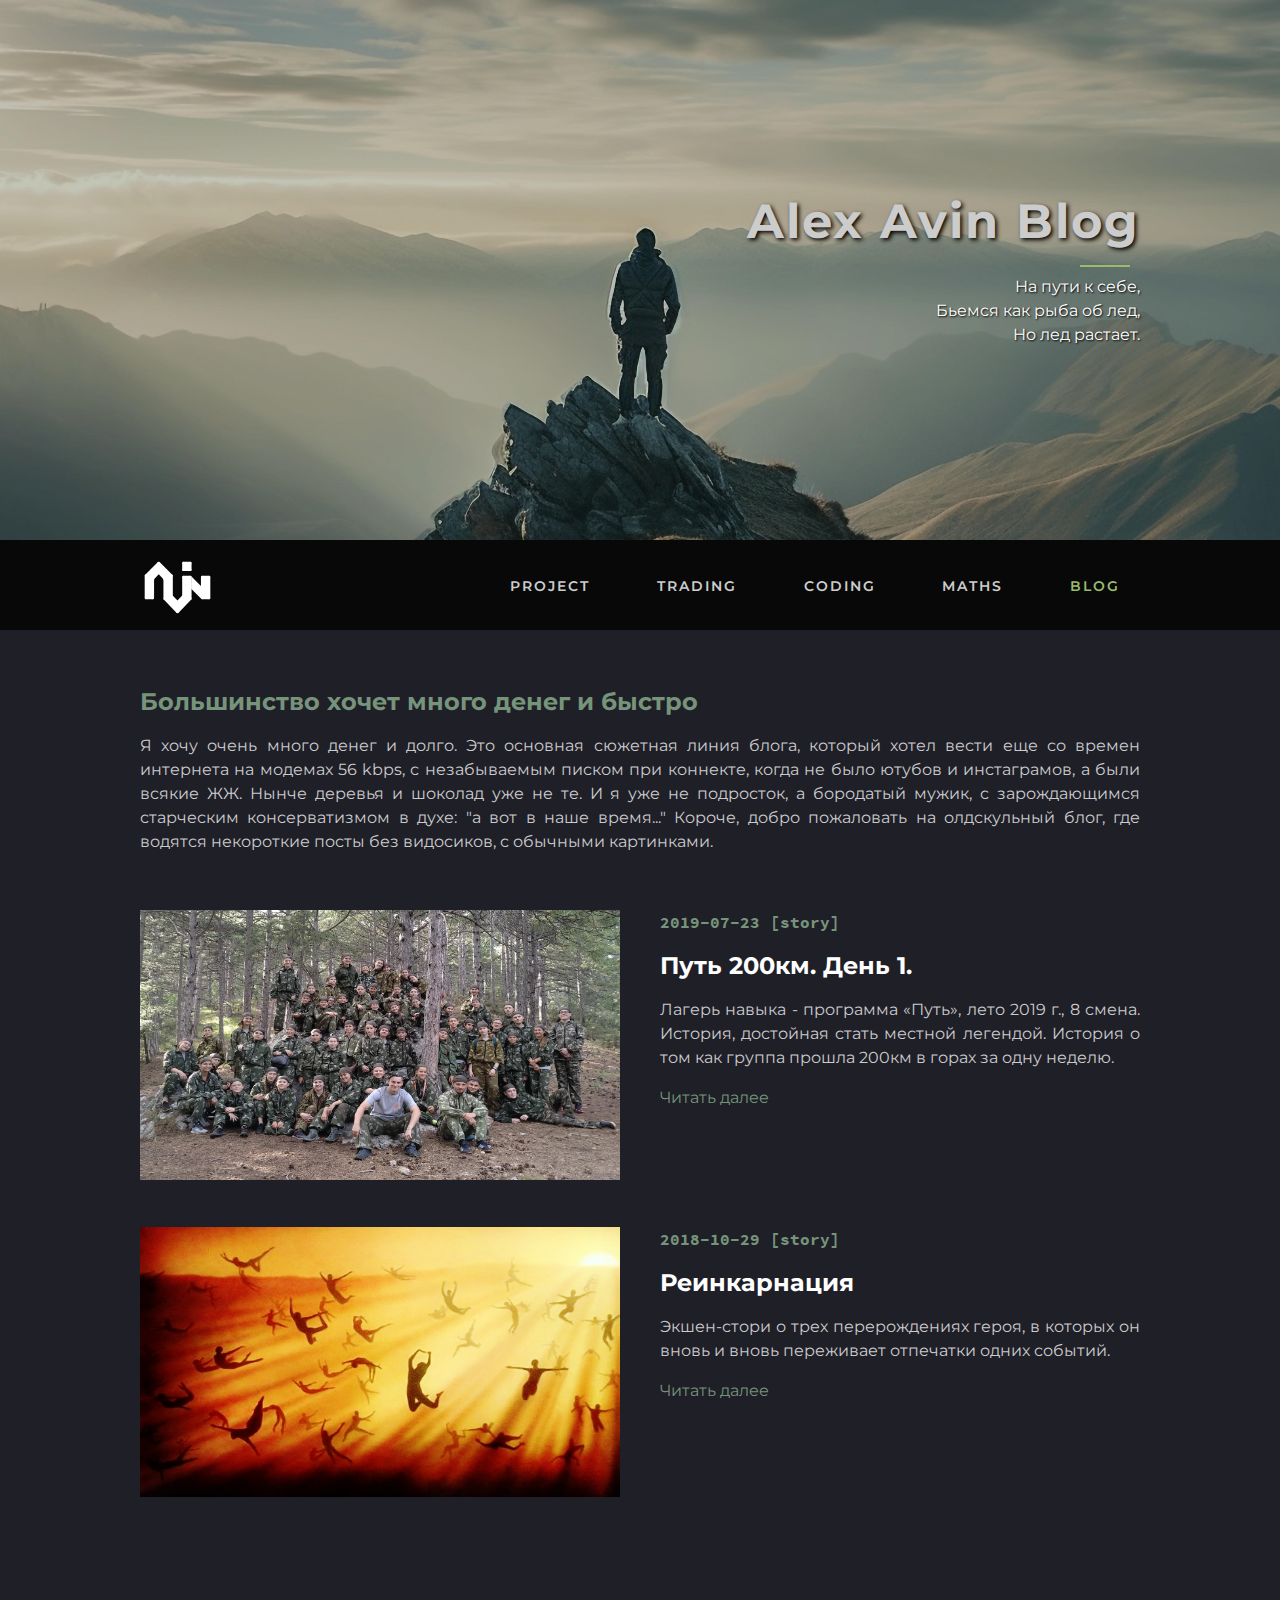
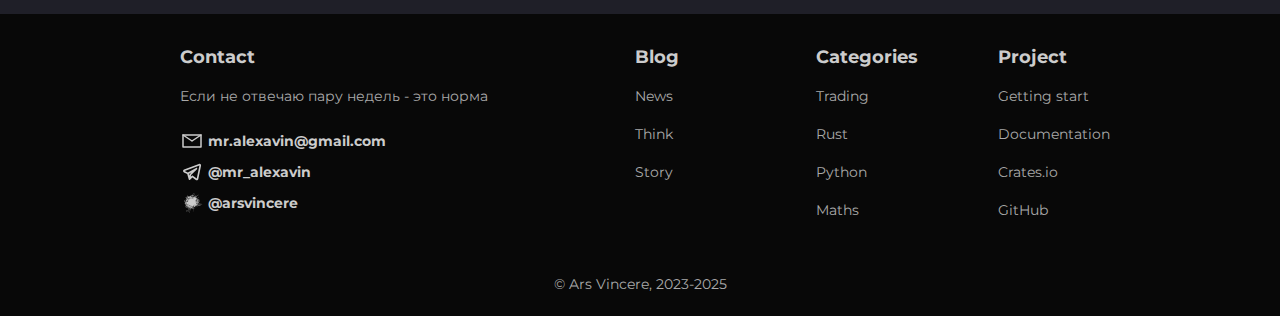
<file: blog.html>
<!DOCTYPE html>
<html lang="ru">

<head>
  <meta charset="utf-8">
  <title>Ars Vincere</title>
  <link rel="preconnect" href="https://fonts.googleapis.com">
  <link rel="preconnect" href="https://fonts.gstatic.com" crossorigin>
  <link href="https://fonts.googleapis.com/css2?family=Montserrat:ital,wght@0,100..900;1,100..900&display=swap"
    rel="stylesheet">
  <link rel="stylesheet" href="styles/styles.css">
  <link rel="stylesheet" href="styles/blog.css">
</head>

<body>
  <header class="blog-header">
    <div class="blog-header-container">
      <h1 class="blog-title">Alex Avin Blog</h1>
      <p class="blog-description">
        На пути к себе,<br>
        Бьемся как рыба об лед,<br>
        Но лед растает.
      </p>
    </div>
  </header>
  <nav class="navigation">
    <div class="navigation-container">
      <a href="index.html">
        <img class="logo" src="img/logo/avin_white.svg" width="75" height="75" alt="Логотип AVIN">
      </a>
      <ul class="navigation-list">
        <li class="navigation-item">
          <a class="navigation-link blog" href="index.html">Project</a>
        </li>
        <li class="navigation-item">
          <a class="navigation-link blog" href="trading.html">Trading</a>
        </li>
        <li class="navigation-item">
          <a class="navigation-link blog" href="coding.html">Coding</a>
        </li>
        <li class="navigation-item">
          <a class="navigation-link blog" href="maths.html">Maths</a>
        </li>
        <li class="navigation-item">
          <a class="navigation-link blog navigation-link-current " href="blog.html">Blog</a>
        </li>
      </ul>
    </div>
  </nav>
  <main class="blog-main">
    <section class="about-blog">
      <h2 class="about-blog-title">Большинство хочет много денег и быстро</h2>
      <p class="about-blog-text">
        Я хочу очень много денег и долго. Это основная сюжетная линия блога,
        который хотел вести еще со времен интернета на модемах 56 kbps,
        с незабываемым писком при коннекте, когда не было ютубов и
        инстаграмов, а были всякие ЖЖ. Нынче деревья и шоколад уже не те.
        И я уже не подросток, а бородатый мужик, с зарождающимся старческим
        консерватизмом в духе: "а вот в наше время..." Короче, добро
        пожаловать на олдскульный блог, где водятся некороткие посты
        без видосиков, с обычными картинками.
      </p>
    </section>
    <section class="posts">
      <ul class="posts-list">
        <li class="posts-item">
          <a href="content/blog/2019-07-23 Путь 200км/1 день/Путь 200км. День 1.html">
            <img src="content/blog/2019-07-23 Путь 200км/1 день/0.jpg" width="480" height="270">
          </a>
          <div class="post-container">
            <p class="post-date">2019-07-23 [story]</p>
            <h2 class="post-title">
              <a class="post-link" href="content/blog/2019-07-23 Путь 200км/1 день/Путь 200км. День 1.html">
                Путь 200км. День 1.
              </a>
            </h2>
            <p class="post-text">
              Лагерь навыка - программа «Путь», лето 2019 г., 8 смена.
              История, достойная стать местной легендой.
              История о том как группа прошла 200км в горах за одну неделю.
            </p>
            <a class="post-more" href="content/blog/2019-07-23 Путь 200км/1 день/Путь 200км. День 1.html">
              Читать далее
            </a>
          </div>
        </li>
        <li class="posts-item">
          <a href="content/blog/2018-10-29 Реинкарнация/Реинкарнация.html">
            <img src="content/blog/2018-10-29 Реинкарнация/0.jpg" width="480" height="270">
          </a>
          <div class="post-container">
            <p class="post-date">2018-10-29 [story]</p>
            <h2 class="post-title">
              <a class="post-link" href="content/blog/2018-10-29 Реинкарнация/Реинкарнация.html">
                Реинкарнация
              </a>
            </h2>
            <p class="post-text">
              Экшен-стори о трех перерождениях героя, в которых он
              вновь и вновь переживает отпечатки одних событий.
            </p>
            <a class="post-more" href="content/blog/2018-10-29 Реинкарнация/Реинкарнация.html">
              Читать далее
            </a>
          </div>
        </li>
      </ul>
    </section>
  </main>
  <footer class="page-footer">
    <div class="footer-container">
      <ul class="footer-list">
        <li class="footer-list-item">
          <h2 class="footer-list-title">Contact</h2>
        </li>
        <li class="footer-list-item">
          <p class="footer-list-text">Если не отвечаю пару недель - это норма</p>
        </li>
        <li class="footer-list-item">
          <img class="contact-icon" src="img/icons/email.svg" width="24" height="24">
          <a class="contact-link" href="mailto:mr.alexavin@gmail.com" target="_blank">mr.alexavin@gmail.com
          </a>
        </li>
        <li class="footer-list-item">
          <img class="contact-icon" src="img/icons/telegram.svg" width="24" height="24">
          <a class="contact-link" href="https://t.me/mr_alexavin" target="_blank">@mr_alexavin</a>
        </li>
        <li class="footer-list-item">
          <img class="contact-icon" src="img/icons/habr.svg" width="24" height="24">
          <a class="contact-link" href="https://habr.com/ru/users/arsvincere/" target="_blank">@arsvincere</a>
        </li>
      </ul>
      <ul class="footer-list">
        <li class="footer-list-item">
          <h2 class="footer-list-title">Blog</h2>
        </li>
        <li class="footer-list-item">
          <p class="footer-list-link">News</p>
        </li>
        <li class="footer-list-item">
          <p class="footer-list-link">Think</p>
        </li>
        <li class="footer-list-item">
          <p class="footer-list-link">Story</p>
        </li>
        <li class="footer-list-item">
          <p class="footer-list-link"></p>
        </li>
      </ul>
      <ul class="footer-list">
        <li class="footer-list-item">
          <h2 class="footer-list-title">Categories</h2>
        </li>
        <li class="footer-list-item">
          <p class="footer-list-link">Trading</p>
        </li>
        <li class="footer-list-item">
          <p class="footer-list-link">Rust</p>
        </li>
        <li class="footer-list-item">
          <p class="footer-list-link">Python</p>
        </li>
        <li class="footer-list-item">
          <p class="footer-list-link">Maths</p>
        </li>
      </ul>
      <ul class="footer-list">
        <li class="footer-list-item">
          <h2 class="footer-list-title">Project</h2>
        </li>
        <li class="footer-list-item">
          <p class="footer-list-link">Getting start</p>
        </li>
        <li class="footer-list-item">
          <p class="footer-list-link">Documentation</p>
        </li>
        <li class="footer-list-item">
          <p class="footer-list-link">Crates.io</p>
        </li>
        <li class="footer-list-item">
          <p class="footer-list-link">GitHub</p>
        </li>
      </ul>
    </div>
    <p class="copyright">© Ars Vincere, 2023-2025</p>
  </footer>
</body>

</html>
</file>
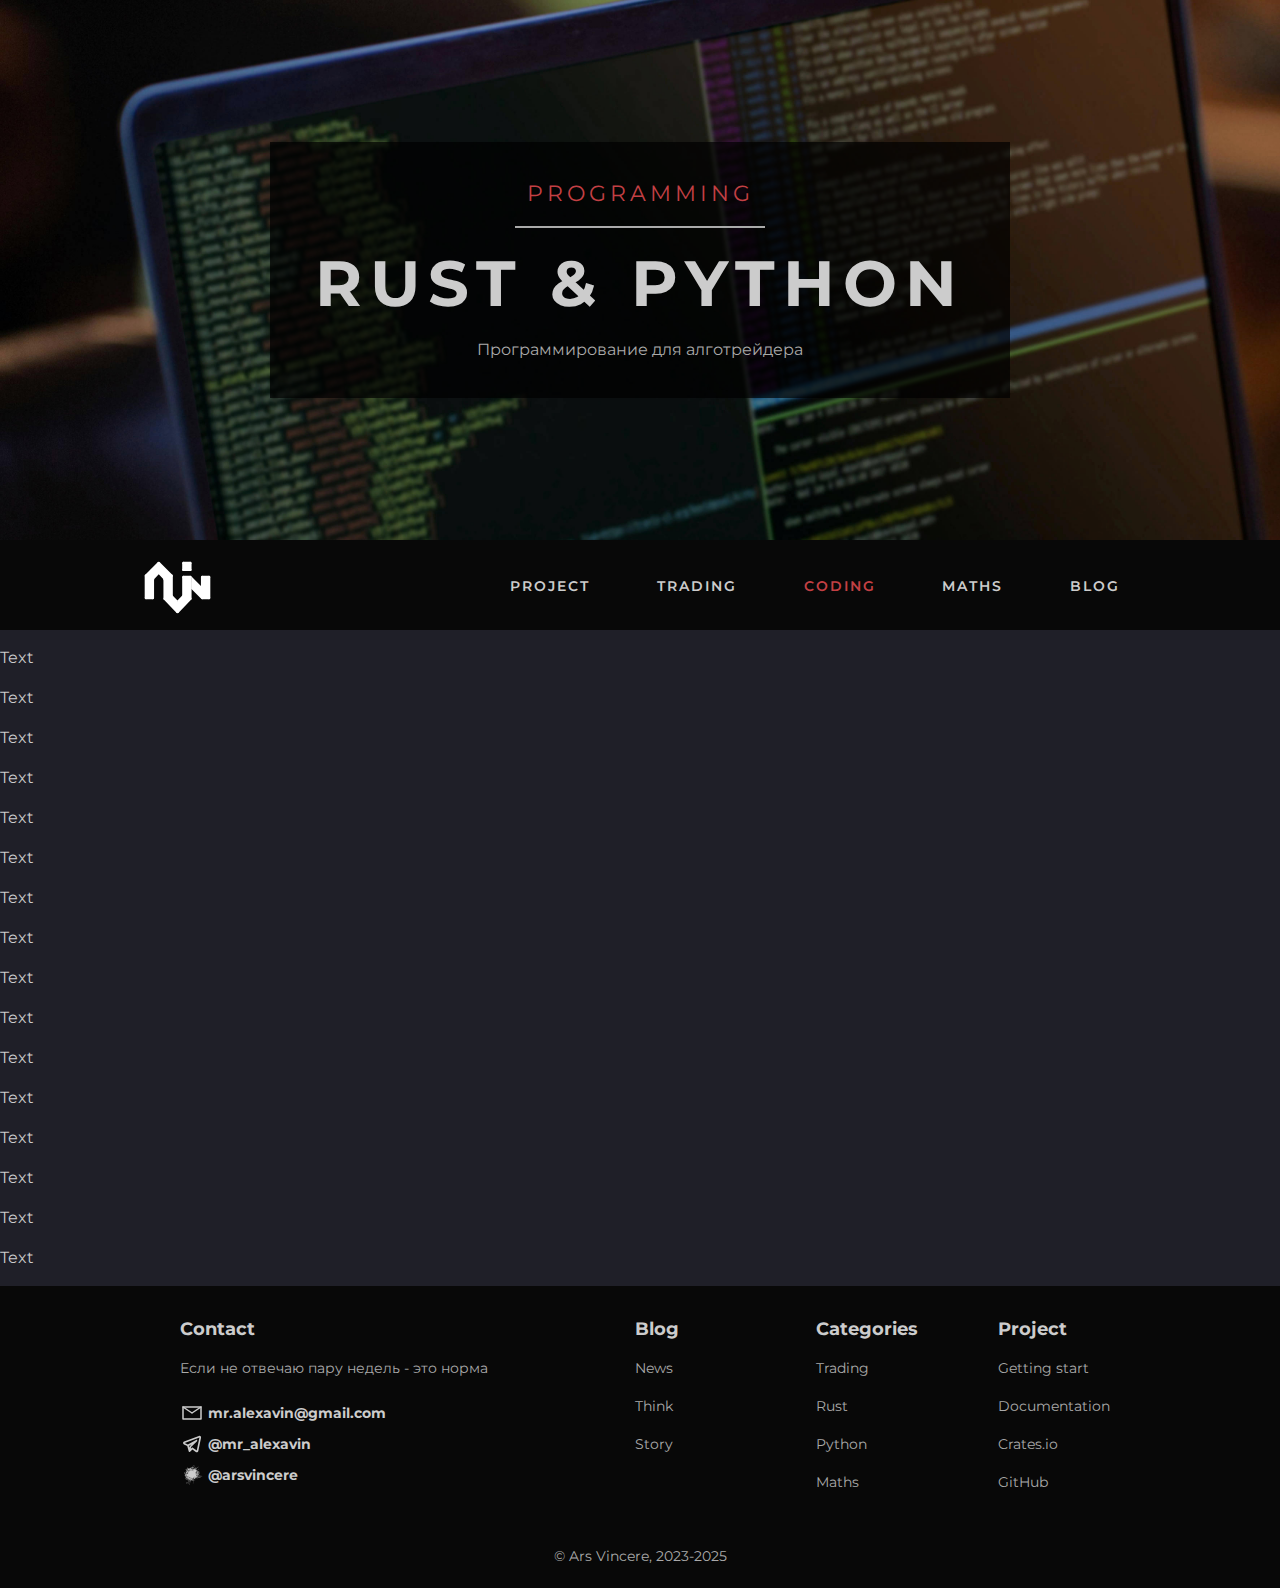
<file: coding.html>
<!DOCTYPE html>
<html lang="ru">

<head>
  <meta charset="utf-8">
  <meta name="keywords" content="трейдинг, алготрейдинг, python, rust">
  <meta name="description" content="Сайт трейдеров и для трейдеров.">
  <title>Ars Vincere</title>
  <link rel="preconnect" href="https://fonts.googleapis.com">
  <link rel="preconnect" href="https://fonts.gstatic.com" crossorigin>
  <link href="https://fonts.googleapis.com/css2?family=Montserrat:ital,wght@0,100..900;1,100..900&display=swap"
    rel="stylesheet">
  <link rel="stylesheet" href="styles/styles.css">
  <link rel="stylesheet" href="styles/coding.css">
</head>

<body>
  <header class="coding-header">
    <div class="coding-header-container">
      <p class="coding-subtitle">Programming</p>
      <h1 class="coding-title">Rust & Python</h1>
      <p class="coding-description">
        Программирование для алготрейдера
      </p>
    </div>
  </header>
  <nav class="navigation">
    <div class="navigation-container">
      <a href="index.html">
        <img class="logo" src="img/logo/avin_white.svg" width="75" height="75" alt="Логотип AVIN">
      </a>
      <ul class="navigation-list">
        <li class="navigation-item">
          <a class="navigation-link coding" href="index.html">Project</a>
        </li>
        <li class="navigation-item">
          <a class="navigation-link coding" href="trading.html">Trading</a>
        </li>
        <li class="navigation-item">
          <a class="navigation-link navigation-link-current coding" href="coding.html">Coding</a>
        </li>
        <li class="navigation-item">
          <a class="navigation-link coding" href="maths.html">Maths</a>
        </li>
        <li class="navigation-item">
          <a class="navigation-link coding" href="blog.html">Blog</a>
        </li>
      </ul>
    </div>
  </nav>
  <main>
    <p>Text</p>
    <p>Text</p>
    <p>Text</p>
    <p>Text</p>
    <p>Text</p>
    <p>Text</p>
    <p>Text</p>
    <p>Text</p>
    <p>Text</p>
    <p>Text</p>
    <p>Text</p>
    <p>Text</p>
    <p>Text</p>
    <p>Text</p>
    <p>Text</p>
    <p>Text</p>
  </main>

  <footer class="page-footer">
    <div class="footer-container">
      <ul class="footer-list">
        <li class="footer-list-item">
          <h2 class="footer-list-title">Contact</h2>
        </li>
        <li class="footer-list-item">
          <p class="footer-list-text">Если не отвечаю пару недель - это норма</p>
        </li>
        <li class="footer-list-item">
          <img class="contact-icon" src="img/icons/email.svg" width="24" height="24">
          <a class="contact-link" href="mailto:mr.alexavin@gmail.com" target="_blank">mr.alexavin@gmail.com
          </a>
        </li>
        <li class="footer-list-item">
          <img class="contact-icon" src="img/icons/telegram.svg" width="24" height="24">
          <a class="contact-link" href="https://t.me/mr_alexavin" target="_blank">@mr_alexavin</a>
        </li>
        <li class="footer-list-item">
          <img class="contact-icon" src="img/icons/habr.svg" width="24" height="24">
          <a class="contact-link" href="https://habr.com/ru/users/arsvincere/" target="_blank">@arsvincere</a>
        </li>
      </ul>
      <ul class="footer-list">
        <li class="footer-list-item">
          <h2 class="footer-list-title">Blog</h2>
        </li>
        <li class="footer-list-item">
          <p class="footer-list-link">News</p>
        </li>
        <li class="footer-list-item">
          <p class="footer-list-link">Think</p>
        </li>
        <li class="footer-list-item">
          <p class="footer-list-link">Story</p>
        </li>
        <li class="footer-list-item">
          <p class="footer-list-link"></p>
        </li>
      </ul>
      <ul class="footer-list">
        <li class="footer-list-item">
          <h2 class="footer-list-title">Categories</h2>
        </li>
        <li class="footer-list-item">
          <p class="footer-list-link">Trading</p>
        </li>
        <li class="footer-list-item">
          <p class="footer-list-link">Rust</p>
        </li>
        <li class="footer-list-item">
          <p class="footer-list-link">Python</p>
        </li>
        <li class="footer-list-item">
          <p class="footer-list-link">Maths</p>
        </li>
      </ul>
      <ul class="footer-list">
        <li class="footer-list-item">
          <h2 class="footer-list-title">Project</h2>
        </li>
        <li class="footer-list-item">
          <p class="footer-list-link">Getting start</p>
        </li>
        <li class="footer-list-item">
          <p class="footer-list-link">Documentation</p>
        </li>
        <li class="footer-list-item">
          <p class="footer-list-link">Crates.io</p>
        </li>
        <li class="footer-list-item">
          <p class="footer-list-link">GitHub</p>
        </li>
      </ul>
    </div>
    <p class="copyright">© Ars Vincere, 2023-2025</p>
  </footer>
</body>

</html>
</file>
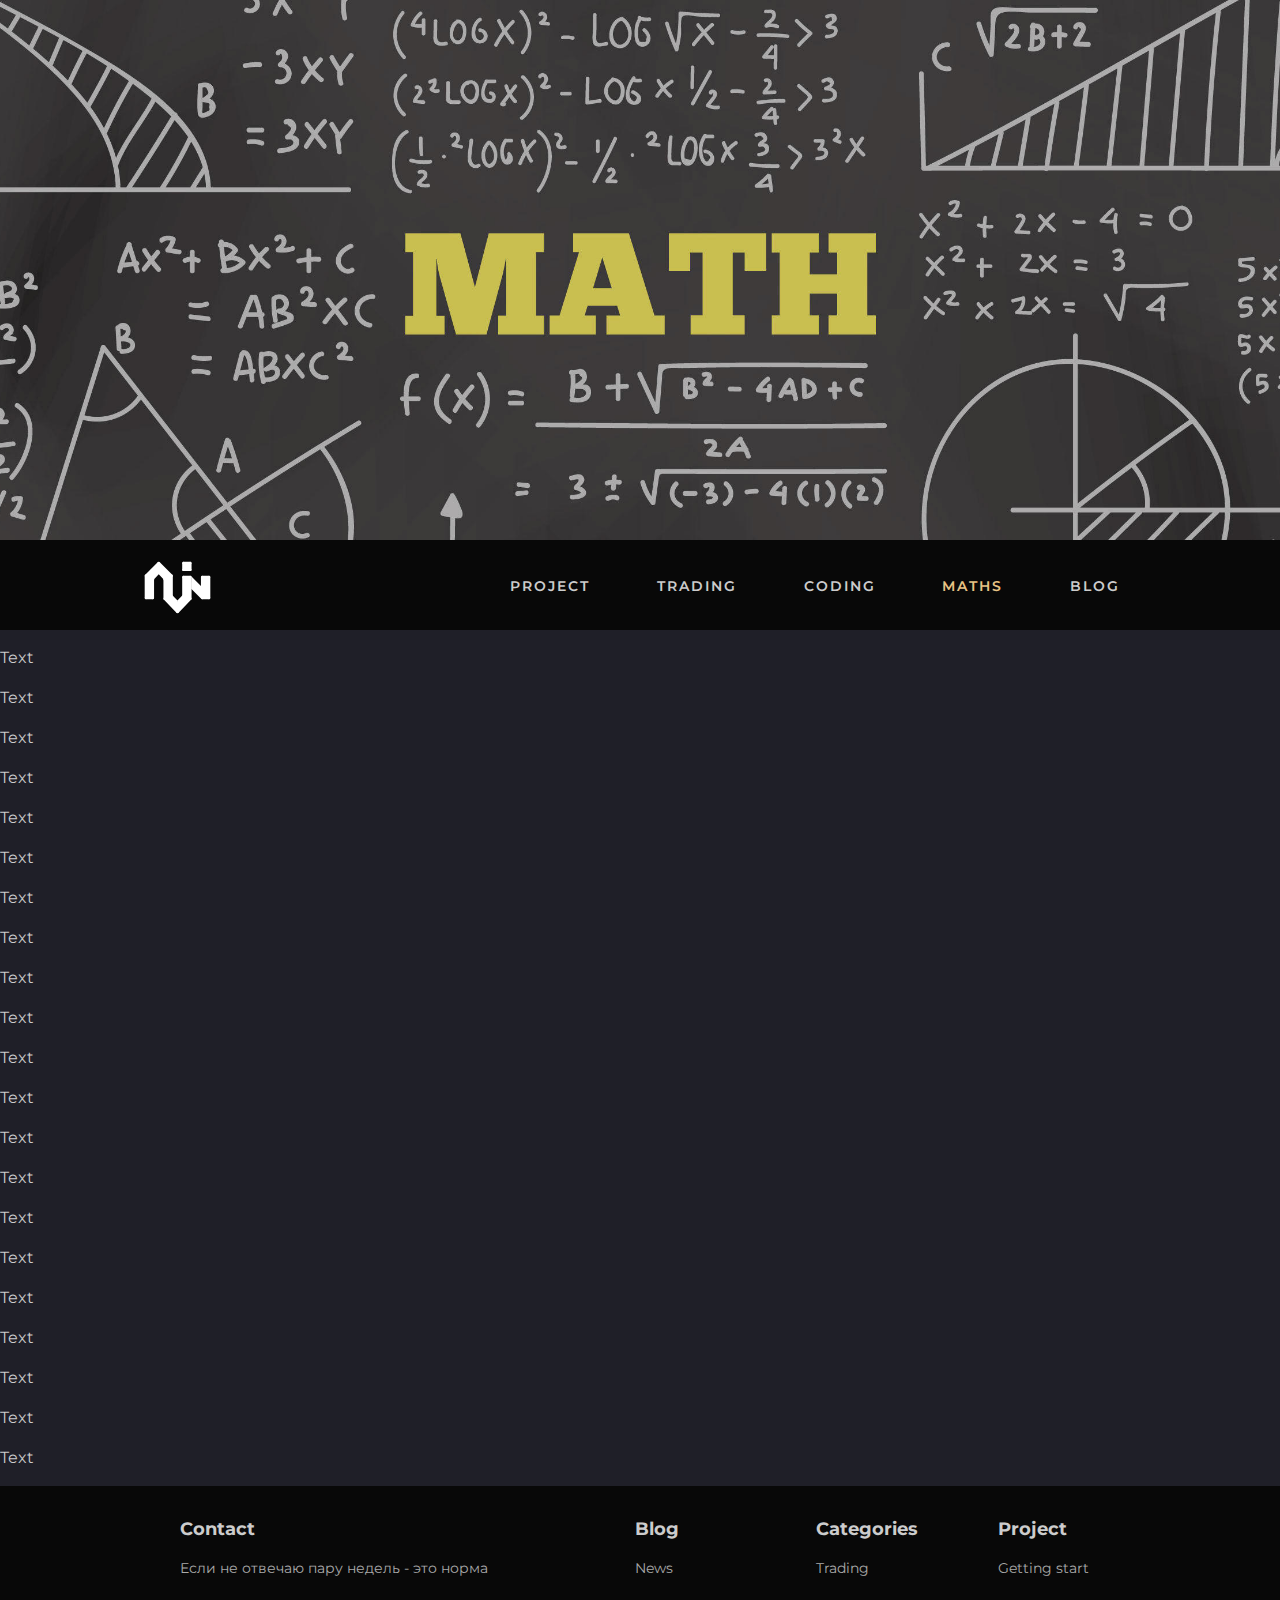
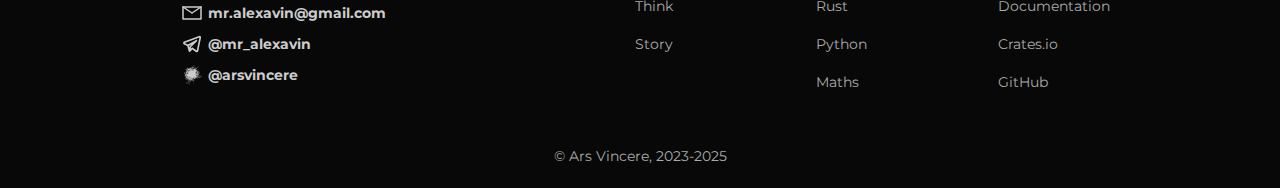
<file: maths.html>
<!DOCTYPE html>
<html lang="ru">

<head>
  <meta charset="utf-8">
  <meta name="keywords" content="трейдинг, алготрейдинг, python, rust">
  <meta name="description" content="Сайт трейдеров и для трейдеров.">
  <title>Ars Vincere</title>
  <link rel="preconnect" href="https://fonts.googleapis.com">
  <link rel="preconnect" href="https://fonts.gstatic.com" crossorigin>
  <link href="https://fonts.googleapis.com/css2?family=Montserrat:ital,wght@0,100..900;1,100..900&display=swap"
    rel="stylesheet">
  <link rel="stylesheet" href="styles/styles.css">
  <link rel="stylesheet" href="styles/maths.css">
</head>

<body>
  <header class="maths-header">
    <div class="maths-header-container">
      <h1 class="maths-title visually-hidden">Maths</h1>
    </div>
  </header>
  <nav class="navigation">
    <div class="navigation-container">
      <a href="index.html">
        <img class="logo" src="img/logo/avin_white.svg" width="75" height="75" alt="Логотип AVIN">
      </a>
      <ul class="navigation-list">
        <li class="navigation-item">
          <a class="navigation-link maths" href="index.html">Project</a>
        </li>
        <li class="navigation-item">
          <a class="navigation-link maths" href="trading.html">Trading</a>
        </li>
        <li class="navigation-item">
          <a class="navigation-link maths" href="coding.html">Coding</a>
        </li>
        <li class="navigation-item">
          <a class="navigation-link navigation-link-current maths" href="maths.html">Maths</a>
        </li>
        <li class="navigation-item">
          <a class="navigation-link maths" href="blog.html">Blog</a>
        </li>
      </ul>
    </div>
  </nav>
  <main>
    <p>Text</p>
    <p>Text</p>
    <p>Text</p>
    <p>Text</p>
    <p>Text</p>
    <p>Text</p>
    <p>Text</p>
    <p>Text</p>
    <p>Text</p>
    <p>Text</p>
    <p>Text</p>
    <p>Text</p>
    <p>Text</p>
    <p>Text</p>
    <p>Text</p>
    <p>Text</p>
    <p>Text</p>
    <p>Text</p>
    <p>Text</p>
    <p>Text</p>
    <p>Text</p>
  </main>
  <footer class="page-footer">
    <div class="footer-container">
      <ul class="footer-list">
        <li class="footer-list-item">
          <h2 class="footer-list-title">Contact</h2>
        </li>
        <li class="footer-list-item">
          <p class="footer-list-text">Если не отвечаю пару недель - это норма</p>
        </li>
        <li class="footer-list-item">
          <img class="contact-icon" src="img/icons/email.svg" width="24" height="24">
          <a class="contact-link" href="mailto:mr.alexavin@gmail.com" target="_blank">mr.alexavin@gmail.com
          </a>
        </li>
        <li class="footer-list-item">
          <img class="contact-icon" src="img/icons/telegram.svg" width="24" height="24">
          <a class="contact-link" href="https://t.me/mr_alexavin" target="_blank">@mr_alexavin</a>
        </li>
        <li class="footer-list-item">
          <img class="contact-icon" src="img/icons/habr.svg" width="24" height="24">
          <a class="contact-link" href="https://habr.com/ru/users/arsvincere/" target="_blank">@arsvincere</a>
        </li>
      </ul>
      <ul class="footer-list">
        <li class="footer-list-item">
          <h2 class="footer-list-title">Blog</h2>
        </li>
        <li class="footer-list-item">
          <p class="footer-list-link">News</p>
        </li>
        <li class="footer-list-item">
          <p class="footer-list-link">Think</p>
        </li>
        <li class="footer-list-item">
          <p class="footer-list-link">Story</p>
        </li>
        <li class="footer-list-item">
          <p class="footer-list-link"></p>
        </li>
      </ul>
      <ul class="footer-list">
        <li class="footer-list-item">
          <h2 class="footer-list-title">Categories</h2>
        </li>
        <li class="footer-list-item">
          <p class="footer-list-link">Trading</p>
        </li>
        <li class="footer-list-item">
          <p class="footer-list-link">Rust</p>
        </li>
        <li class="footer-list-item">
          <p class="footer-list-link">Python</p>
        </li>
        <li class="footer-list-item">
          <p class="footer-list-link">Maths</p>
        </li>
      </ul>
      <ul class="footer-list">
        <li class="footer-list-item">
          <h2 class="footer-list-title">Project</h2>
        </li>
        <li class="footer-list-item">
          <p class="footer-list-link">Getting start</p>
        </li>
        <li class="footer-list-item">
          <p class="footer-list-link">Documentation</p>
        </li>
        <li class="footer-list-item">
          <p class="footer-list-link">Crates.io</p>
        </li>
        <li class="footer-list-item">
          <p class="footer-list-link">GitHub</p>
        </li>
      </ul>
    </div>
    <p class="copyright">© Ars Vincere, 2023-2025</p>
  </footer>
</body>

</html>
</file>
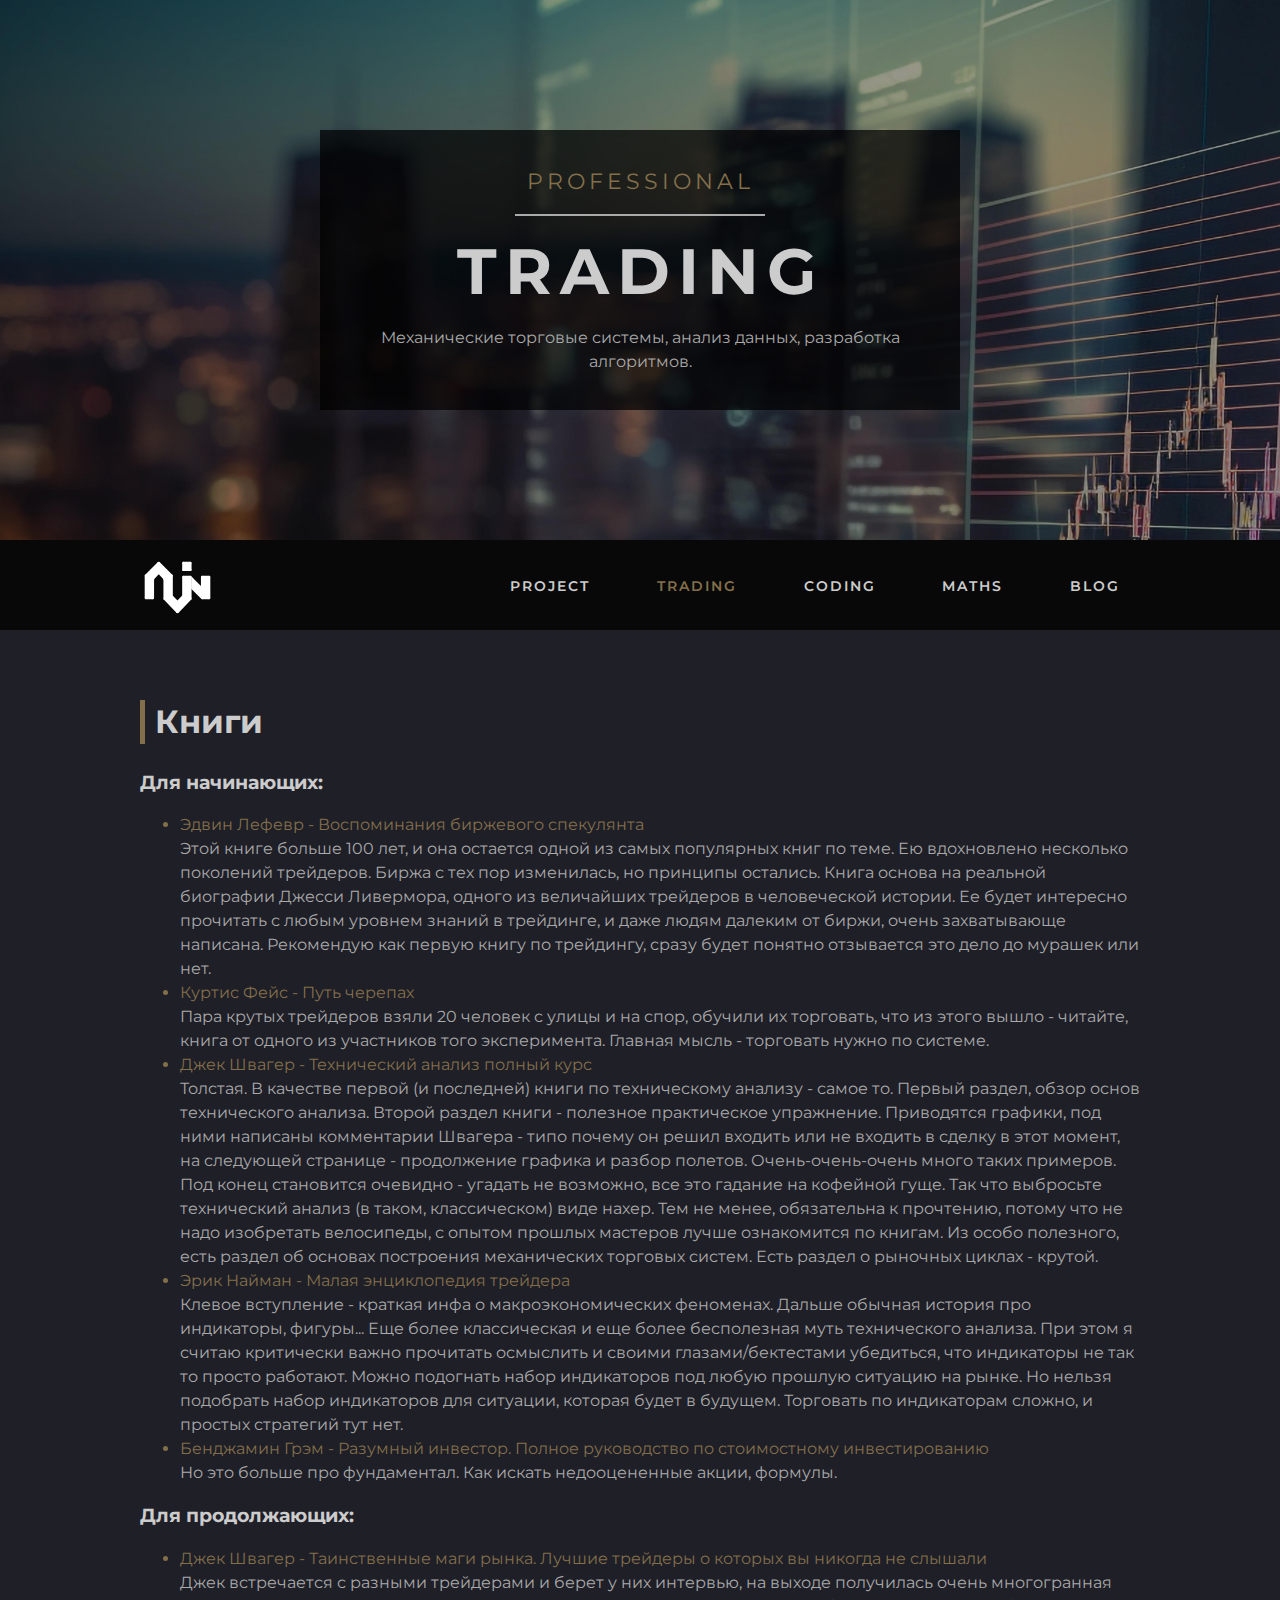
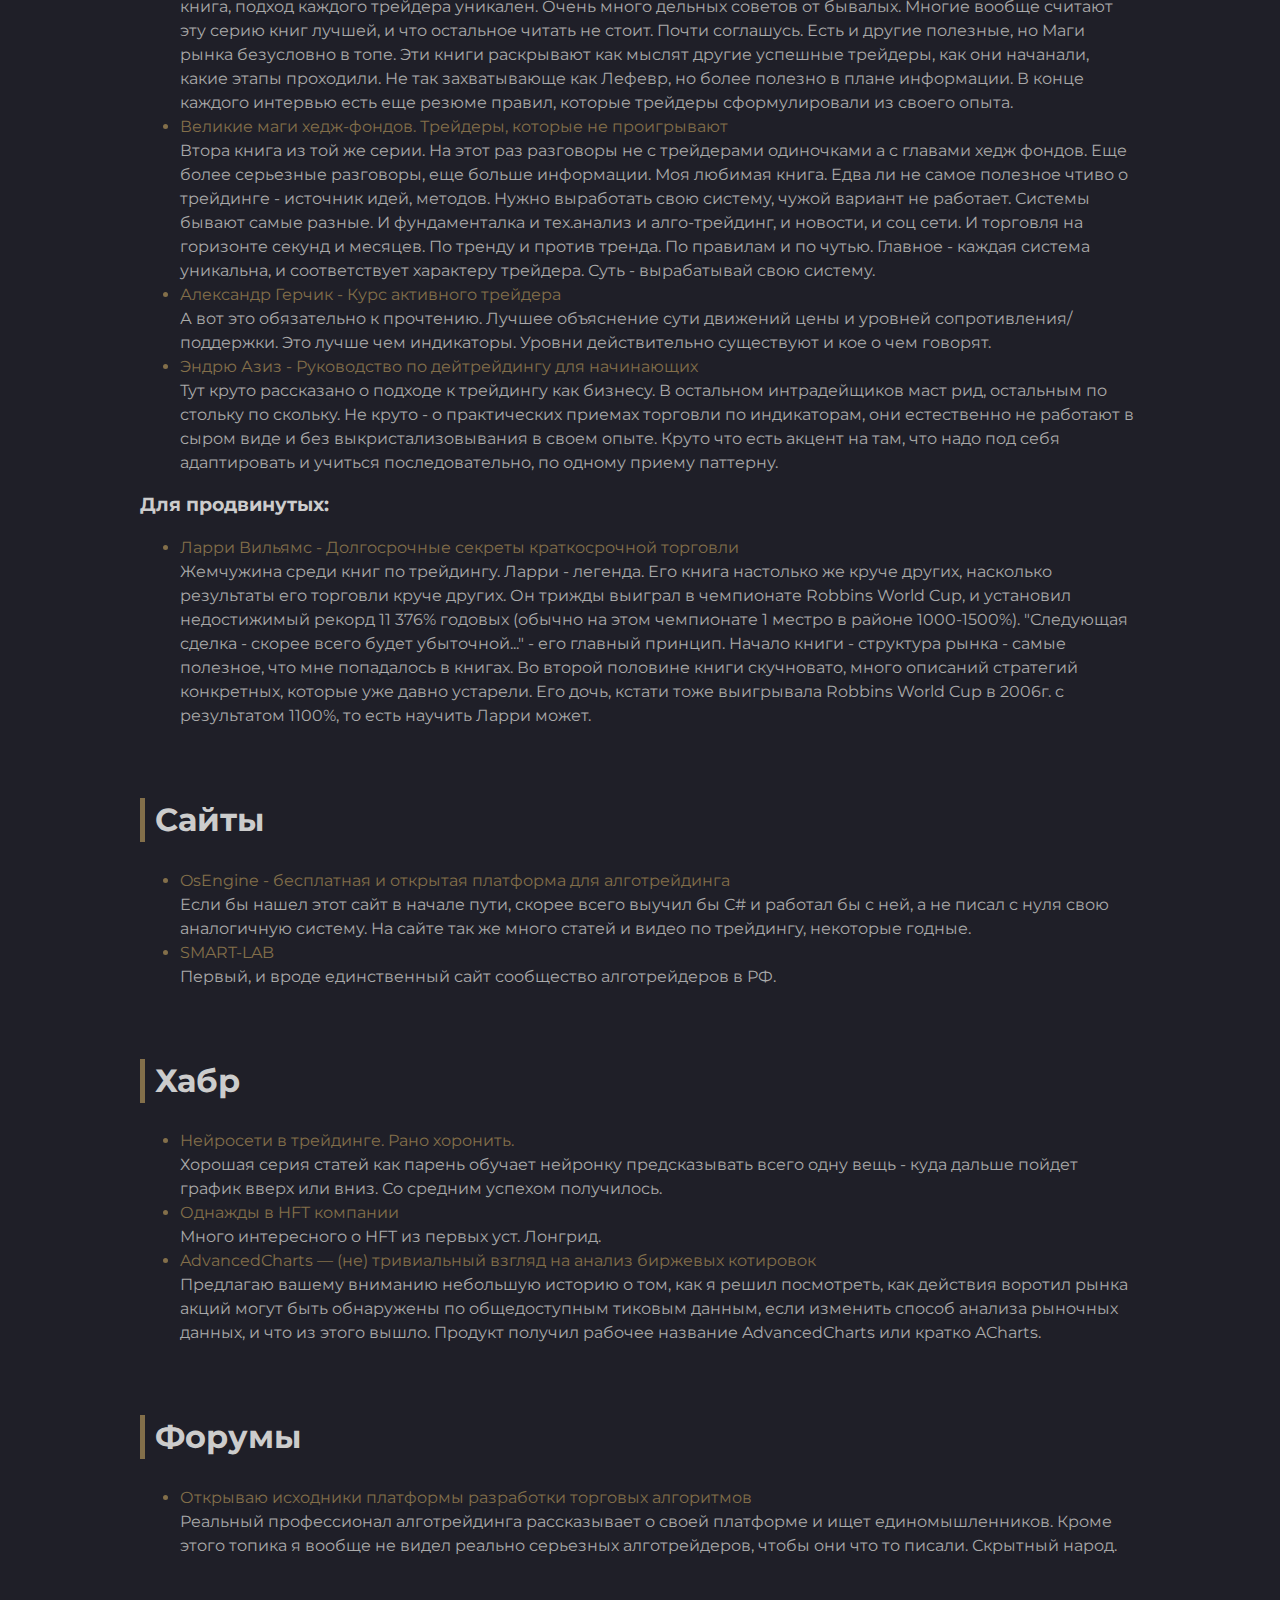
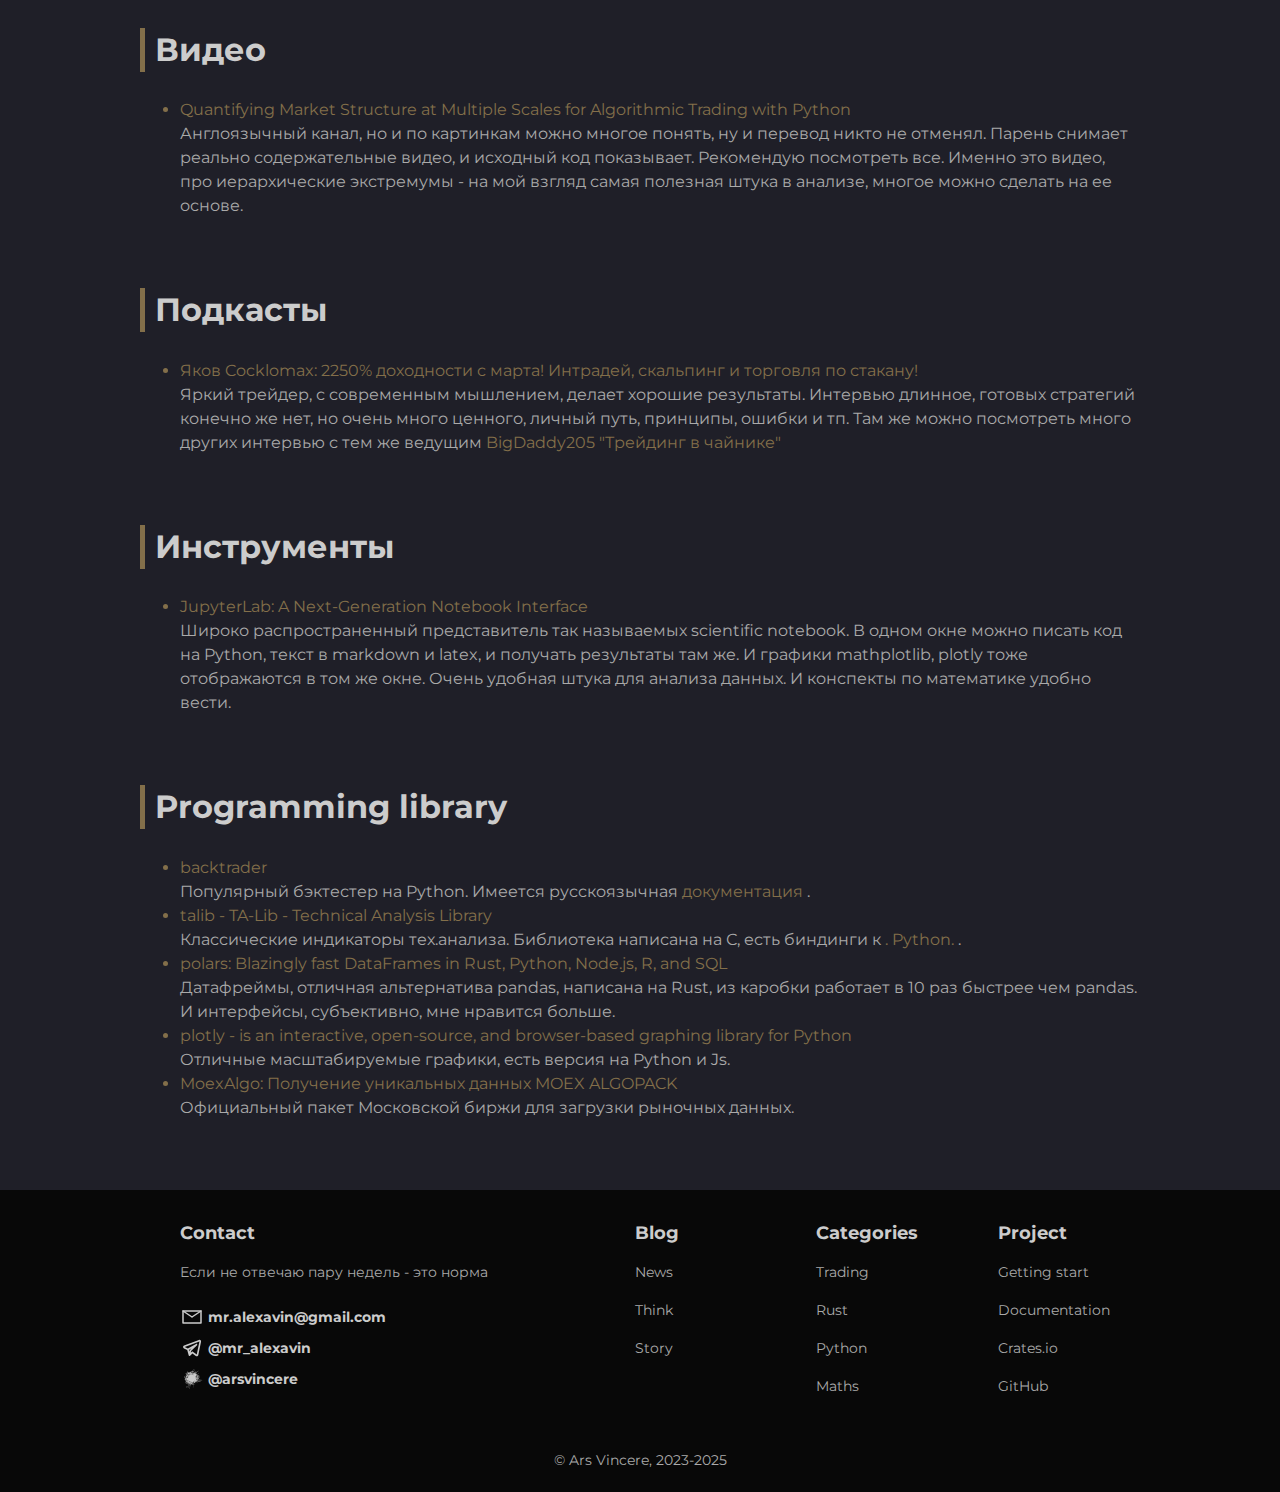
<file: trading.html>
<!DOCTYPE html>
<html lang="ru">

<head>
  <meta charset="utf-8">
  <meta name="keywords" content="трейдинг, алготрейдинг, python, rust">
  <meta name="description" content="Сайт трейдеров и для трейдеров.">
  <title>Ars Vincere</title>
  <link rel="preconnect" href="https://fonts.googleapis.com">
  <link rel="preconnect" href="https://fonts.gstatic.com" crossorigin>
  <link href="https://fonts.googleapis.com/css2?family=Montserrat:ital,wght@0,100..900;1,100..900&display=swap"
    rel="stylesheet">
  <link rel="stylesheet" href="styles/styles.css">
  <link rel="stylesheet" href="styles/trading.css">
</head>

<body>
  <header class="trading-header">
    <div class="trading-header-container">
      <p class="trading-subtitle">Professional</p>
      <h1 class="trading-title">Trading</h1>
      <p class="trading-description">
        Механические торговые системы, анализ данных, разработка
        алгоритмов.
      </p>
    </div>
  </header>
  <nav class="navigation">
    <div class="navigation-container">
      <a href="index.html">
        <img class="logo" src="img/logo/avin_white.svg" width="75" height="75" alt="Логотип AVIN">
      </a>
      <ul class="navigation-list">
        <li class="navigation-item">
          <a class="navigation-link trading" href="index.html">Project</a>
        </li>
        <li class="navigation-item">
          <a class="navigation-link navigation-link-current trading" href="trading.html">Trading</a>
        </li>
        <li class="navigation-item">
          <a class="navigation-link trading" href="coding.html">Coding</a>
        </li>
        <li class="navigation-item">
          <a class="navigation-link trading" href="maths.html">Maths</a>
        </li>
        <li class="navigation-item">
          <a class="navigation-link trading" href="blog.html">Blog</a>
        </li>
      </ul>
    </div>
  </nav>
  <main class="trading-main">
    <section class="refs">
      <h2 class="refs-title">Книги</h2>
      <h3 class="refs-subtitle">Для начинающих:</h3>
      <ul class="refs-list">
        <li class="refs-list-item">
          <a class="refs-list-item-link"
            href="https://www.litres.ru/book/edvin-lefevr/vospominaniya-birzhevogo-spekulyanta-9638608/"
            target="_blank">
            Эдвин Лефевр - Воспоминания биржевого спекулянта
          </a>
          <p class="refs-list-item-text">
            Этой книге больше 100 лет, и она остается одной из самых
            популярных книг по теме. Ею вдохновлено несколько поколений
            трейдеров. Биржа с тех пор изменилась, но принципы остались.
            Книга основа на реальной биографии Джесси Ливермора, одного из
            величайших трейдеров в человеческой истории. Ее будет интересно
            прочитать с любым уровнем знаний в трейдинге, и даже людям
            далеким от биржи, очень захватывающе написана. Рекомендую
            как первую книгу по трейдингу, сразу будет понятно отзывается
            это дело до мурашек или нет.
          </p>
        </li>
        <li class="refs-list-item">
          <a class="refs-list-item-link"
            href="https://www.litres.ru/book/kurtis-feys/put-cherepah-iz-diletantov-v-legendarnye-treydery-162985/"
            target="_blank">
            Куртис Фейс - Путь черепах
          </a>
          <p class="refs-list-item-text">
            Пара крутых трейдеров взяли 20 человек с улицы и на спор,
            обучили их торговать, что из этого вышло - читайте, книга
            от одного из участников того эксперимента.
            Главная мысль - торговать нужно по системе.
          </p>
        </li>
        <li class="refs-list-item">
          <a class="refs-list-item-link"
            href="https://www.litres.ru/book/dzhek-shvager/tehnicheskiy-analiz-polnyy-kurs-25022877/" target="_blank">
            Джек Швагер - Технический анализ полный курс
          </a>
          <p class="refs-list-item-text">
            Толстая. В качестве первой (и последней) книги по техническому
            анализу - самое то. Первый раздел, обзор основ технического
            анализа. Второй раздел книги - полезное практическое упражнение.
            Приводятся графики, под ними написаны комментарии Швагера -
            типо почему он решил входить или не входить в сделку в этот
            момент, на следующей странице - продолжение графика и разбор
            полетов. Очень-очень-очень много таких примеров. Под конец
            становится очевидно - угадать не возможно, все это гадание на
            кофейной гуще. Так что выбросьте технический анализ (в таком,
            классическом) виде нахер. Тем не менее, обязательна к прочтению,
            потому что не надо изобретать велосипеды, с опытом прошлых
            мастеров лучше ознакомится по книгам. Из особо полезного, есть
            раздел об основах построения механических торговых систем.
            Есть раздел о рыночных циклах - крутой.
          </p>
        </li>
        <li class="refs-list-item">
          <a class="refs-list-item-link"
            href="https://www.litres.ru/book/erik-nayman/malaya-enciklopediya-treydera-8205266/" target="_blank">
            Эрик Найман - Малая энциклопедия трейдера
          </a>
          <p class="refs-list-item-text">
            Клевое вступление - краткая инфа о макроэкономических феноменах.
            Дальше обычная история про индикаторы, фигуры... Еще более
            классическая и еще более бесполезная муть технического анализа.
            При этом я считаю критически важно прочитать осмыслить и своими
            глазами/бектестами убедиться, что индикаторы не так то просто
            работают. Можно подогнать набор индикаторов под любую прошлую
            ситуацию на рынке. Но нельзя подобрать набор индикаторов для
            ситуации, которая будет в будущем. Торговать по индикаторам
            сложно, и простых стратегий тут нет.
          </p>
        </li>
        <li class="refs-list-item">
          <a class="refs-list-item-link"
            href="https://www.litres.ru/book/bendzhamin-grem/razumnyy-investor-polnoe-rukovodstvo-po-stoimostnomu-inves-8647268/"
            target="_blank">
            Бенджамин Грэм - Разумный инвестор. Полное руководство по стоимостному инвестированию
          </a>
          <p class="refs-list-item-text">
            Но это больше про фундаментал. Как искать недооцененные акции,
            формулы.
          </p>
        </li>
      </ul>
      <h3 class="refs-subtitle">Для продолжающих:</h3>
      <ul class="refs-list">
        <li class="refs-list-item">
          <a class="refs-list-item-link"
            href="https://www.litres.ru/book/dzhek-shvager/tainstvennye-magi-rynka-luchshie-treydery-o-kotorye-vy-nikog-67245443/"
            target="_blank">
            Джек Швагер - Таинственные маги рынка. Лучшие трейдеры о которых вы никогда не слышали
          </a>
          <p class="refs-list-item-text">
            Джек встречается с разными трейдерами и берет у них интервью,
            на выходе получилась очень многогранная книга, подход каждого
            трейдера уникален. Очень много дельных советов от бывалых.
            Многие вообще считают эту серию книг лучшей, и что остальное
            читать не стоит. Почти соглашусь. Есть и другие полезные,
            но Маги рынка безусловно в топе. Эти книги раскрывают как
            мыслят другие успешные трейдеры, как они начанали, какие этапы
            проходили. Не так захватывающе как Лефевр, но более полезно
            в плане информации. В конце каждого интервью есть еще резюме
            правил, которые трейдеры сформулировали из своего опыта.
          </p>
        </li>
        <li class="refs-list-item">
          <a class="refs-list-item-link"
            href="https://www.litres.ru/book/dzhek-shvager/velikie-magi-hedzh-fondov-treydery-kotorye-ne-proigryvaut-68327942/"
            target="_blank">
            Великие маги хедж-фондов. Трейдеры, которые не проигрывают
          </a>
          <p class="refs-list-item-text">
            Втора книга из той же серии. На этот раз разговоры не с
            трейдерами одиночками а с главами хедж фондов. Еще более
            серьезные разговоры, еще больше информации. Моя любимая книга.
            Едва ли не самое полезное чтиво о трейдинге - источник идей,
            методов. Нужно выработать свою систему, чужой вариант
            не работает. Системы бывают самые разные. И фундаменталка и
            тех.анализ и алго-трейдинг, и новости, и соц сети.
            И торговля на горизонте секунд и месяцев. По тренду и против
            тренда. По правилам и по чутью. Главное - каждая система
            уникальна, и соответствует характеру трейдера.
            Суть - вырабатывай свою систему.
          </p>
        </li>
        <li class="refs-list-item">
          <a class="refs-list-item-link"
            href="https://www.litres.ru/book/aleksandr-gerchik/kurs-aktivnogo-treydera-42548877/" target="_blank">
            Александр Герчик - Курс активного трейдера
          </a>
          <p class="refs-list-item-text">
            А вот это обязательно к прочтению. Лучшее объяснение сути
            движений цены и уровней сопротивления/поддержки. Это лучше
            чем индикаторы. Уровни действительно существуют и кое о чем
            говорят.
          </p>
        </li>
        <li class="refs-list-item">
          <a class="refs-list-item-link"
            href="https://www.litres.ru/book/endru-aziz/rukovodstvo-po-deytreydingu-dlya-nachinauschih-instrumenty-torg-66977383/"
            target="_blank">
            Эндрю Азиз - Руководство по дейтрейдингу для начинающих
          </a>
          <p class="refs-list-item-text">
            Тут круто рассказано о подходе к трейдингу как бизнесу.
            В остальном интрадейщиков маст рид, остальным по стольку
            по скольку. Не круто - о практических приемах торговли
            по индикаторам, они естественно не работают в сыром виде
            и без выкристализовывания в своем опыте. Круто что есть
            акцент на там, что надо под себя адаптировать и учиться
            последовательно, по одному приему паттерну.
          </p>
        </li>
      </ul>
      <h3 class="refs-subtitle">Для продвинутых:</h3>
      <ul class="refs-list">
        <li class="refs-list-item">
          <a class="refs-list-item-link"
            href="https://www.litres.ru/book/larri-vilyams/dolgosrochnye-sekrety-kratkosrochnoy-torgovli-6113298/"
            target="_blank">
            Ларри Вильямс - Долгосрочные секреты краткосрочной торговли
          </a>
          <p class="refs-list-item-text">
            Жемчужина среди книг по трейдингу. Ларри - легенда.
            Его книга настолько же круче других, насколько результаты
            его торговли круче других. Он трижды выиграл в чемпионате
            Robbins World Cup, и установил недостижимый рекорд 11 376%
            годовых (обычно на этом чемпионате 1 местро в районе 1000-1500%).
            "Следующая сделка - скорее всего будет убыточной..." - его
            главный принцип. Начало книги - структура рынка - самые полезное,
            что мне попадалось в книгах. Во второй половине книги скучновато,
            много описаний стратегий конкретных, которые уже давно устарели.
            Его дочь, кстати тоже выигрывала Robbins World Cup в 2006г. с
            результатом 1100%, то есть научить Ларри может.
          </p>
        </li>
      </ul>
    </section>
    <section class="refs">
      <h2 class="refs-title">Сайты</h2>
      <ul class="refs-list">
        <li class="refs-list-item">
          <a class="refs-list-item-link" href="https://o-s-a.net/os-engine.html" target="_blank">
            OsEngine - бесплатная и открытая платформа для алготрейдинга
          </a>
          <p class="refs-list-item-text">
            Если бы нашел этот сайт в начале пути, скорее всего выучил бы C#
            и работал бы с ней, а не писал с нуля свою аналогичную систему.
            На сайте так же много статей и видео по трейдингу, некоторые годные.
          </p>
        </li>
        <li class="refs-list-item">
          <a class="refs-list-item-link" href="https://smart-lab.ru/" target="_blank">
            SMART-LAB
          </a>
          <p class="refs-list-item-text">
            Первый, и вроде единственный сайт сообщество алготрейдеров в РФ.
          </p>
        </li>
    </section>
    <section class="refs">
      <h2 class="refs-title">Хабр</h2>
      <ul class="refs-list">
        <li class="refs-list-item">
          <a class="refs-list-item-link" href="https://habr.com/ru/articles/489082/" target="_blank">
            Нейросети в трейдинге. Рано хоронить.
          </a>
          <p class="refs-list-item-text">
            Хорошая серия статей как парень обучает нейронку предсказывать всего одну вещь
            - куда дальше пойдет график вверх или вниз. Со средним успехом получилось.
          </p>
        </li>
        <li class="refs-list-item">
          <a class="refs-list-item-link" href="https://habr.com/ru/articles/414037/" target="_blank">
            Однажды в HFT компании
          </a>
          <p class="refs-list-item-text">
            Много интересного о HFT из первых уст. Лонгрид.
          </p>
        </li>
        <li class="refs-list-item">
          <a class="refs-list-item-link" href="https://habr.com/ru/articles/595047/" target="_blank">
            AdvancedCharts — (не) тривиальный взгляд на анализ биржевых котировок
          </a>
          <p class="refs-list-item-text">
            Предлагаю вашему вниманию небольшую историю о том, как я решил
            посмотреть, как действия воротил рынка акций могут быть
            обнаружены по общедоступным тиковым данным,
            если изменить способ анализа рыночных данных,
            и что из этого вышло. Продукт получил рабочее название
            AdvancedCharts или кратко ACharts.
          </p>
        </li>
    </section>
    <section class="refs">
      <h2 class="refs-title">Форумы</h2>
      <ul class="refs-list">
        <li class="refs-list-item">
          <a class="refs-list-item-link" href="https://www.linux.org.ru/forum/talks/8127436" target="_blank">
            Открываю исходники платформы разработки торговых алгоритмов
          </a>
          <p class="refs-list-item-text">
            Реальный профессионал алготрейдинга рассказывает о своей
            платформе и ищет единомышленников. Кроме этого топика я
            вообще не видел реально серьезных алготрейдеров, чтобы
            они что то писали. Скрытный народ.
          </p>
        </li>
    </section>
    <section class="refs">
      <h2 class="refs-title">Видео</h2>
      <ul class="refs-list">
        <li class="refs-list-item">
          <a class="refs-list-item-link" href="https://www.youtube.com/watch?v=EuFakzlBLOA&ab_channel=neurotrader"
            target="_blank">
            Quantifying Market Structure at Multiple Scales for Algorithmic Trading with Python
          </a>
          <p class="refs-list-item-text">
            Англоязычный канал, но и по картинкам можно многое понять,
            ну и перевод никто не отменял. Парень снимает реально
            содержательные видео, и исходный код показывает.
            Рекомендую посмотреть все. Именно это видео, про иерархические
            экстремумы - на мой взгляд самая полезная штука в анализе,
            многое можно сделать на ее основе.
          </p>
        </li>
    </section>
    <section class="refs">
      <h2 class="refs-title">Подкасты</h2>
      <ul class="refs-list">
        <li class="refs-list-item">
          <a class="refs-list-item-link"
            href="https://www.litres.ru/podcast/bigdaddy205/yakov-cocklomax-2250-dohodnosti-s-marta-intradey-skalping-i-to-64115905/"
            target="_blank">
            Яков Cocklomax: 2250% доходности с марта! Интрадей, скальпинг и торговля по стакану!
          </a>
          <p class="refs-list-item-text">
            Яркий трейдер, с современным мышлением, делает хорошие результаты.
            Интервью длинное, готовых стратегий конечно же нет, но очень много
            ценного, личный путь, принципы, ошибки и тп.
            Там же можно посмотреть много других интервью с тем же ведущим
            <a class="refs-list-item-link"
              href="https://www.litres.ru/podcast/bigdaddy205/treyding-v-chaynike-64043797/" target="_blank">BigDaddy205
              "Трейдинг в чайнике"</a>
          </p>
        </li>
    </section>
    <section class="refs">
      <h2 class="refs-title">Инструменты</h2>
      <ul class="refs-list">
        <li class="refs-list-item">
          <a class="refs-list-item-link" href="https://jupyter.org/" target="_blank">
            JupyterLab: A Next-Generation Notebook Interface
          </a>
          <p class="refs-list-item-text">
            Широко распространенный представитель так называемых scientific
            notebook. В одном окне можно писать код на Python, текст в
            markdown и latex, и получать результаты там же. И графики
            mathplotlib, plotly тоже отображаются в том же окне.
            Очень удобная штука для анализа данных.
            И конспекты по математике удобно вести.
          </p>
        </li>
    </section>
    <section class="refs last">
      <h2 class="refs-title">Programming library</h2>
      <ul class="refs-list">
        <li class="refs-list-item">
          <a class="refs-list-item-link" href="https://github.com/mementum/backtrader" target="_blank">
            backtrader
          </a>
          <p class="refs-list-item-text">
            Популярный бэктестер на Python. Имеется русскоязычная
            <a class="refs-list-item-link" href="https://backtrader.ru/docu/introduction/" target="_blank">документация
            </a>.
          </p>
        </li>
        <li class="refs-list-item">
          <a class="refs-list-item-link" href="https://github.com/TA-Lib/ta-lib" target="_blank">
            talib - TA-Lib - Technical Analysis Library
          </a>
          <p class="refs-list-item-text">
            Классические индикаторы тех.анализа. Библиотека написана на С, есть биндинги к
            <a class="refs-list-item-link" href="https://github.com/TA-Lib/ta-lib-python" target="_blank">.
              Python.
            </a>.
          </p>
        </li>
        <li class="refs-list-item">
          <a class="refs-list-item-link" href="https://github.com/pola-rs/polars" target="_blank">
            polars: Blazingly fast DataFrames in Rust, Python, Node.js, R, and SQL
          </a>
          <p class="refs-list-item-text">
            Датафреймы, отличная альтернатива pandas, написана на Rust,
            из каробки работает в 10 раз быстрее чем pandas.
            И интерфейсы, субъективно, мне нравится больше.
          </p>
        </li>
        <li class="refs-list-item">
          <a class="refs-list-item-link" href="https://plotly.com/python/getting-started/" target="_blank">
            plotly - is an interactive, open-source, and browser-based graphing library for Python
          </a>
          <p class="refs-list-item-text">
            Отличные масштабируемые графики, есть версия на Python и Js.
          </p>
        </li>
        <li class="refs-list-item">
          <a class="refs-list-item-link" href="https://github.com/moexalgo/moexalgo" target="_blank">
            MoexAlgo: Получение уникальных данных MOEX ALGOPACK
          </a>
          <p class="refs-list-item-text">
            Официальный пакет Московской биржи для загрузки рыночных данных.
          </p>
        </li>
    </section>
  </main>
  <footer class="page-footer">
    <div class="footer-container">
      <ul class="footer-list">
        <li class="footer-list-item">
          <h2 class="footer-list-title">Contact</h2>
        </li>
        <li class="footer-list-item">
          <p class="footer-list-text">Если не отвечаю пару недель - это норма</p>
        </li>
        <li class="footer-list-item">
          <img class="contact-icon" src="img/icons/email.svg" width="24" height="24">
          <a class="contact-link" href="mailto:mr.alexavin@gmail.com" target="_blank">mr.alexavin@gmail.com
          </a>
        </li>
        <li class="footer-list-item">
          <img class="contact-icon" src="img/icons/telegram.svg" width="24" height="24">
          <a class="contact-link" href="https://t.me/mr_alexavin" target="_blank">@mr_alexavin</a>
        </li>
        <li class="footer-list-item">
          <img class="contact-icon" src="img/icons/habr.svg" width="24" height="24">
          <a class="contact-link" href="https://habr.com/ru/users/arsvincere/" target="_blank">@arsvincere</a>
        </li>
      </ul>
      <ul class="footer-list">
        <li class="footer-list-item">
          <h2 class="footer-list-title">Blog</h2>
        </li>
        <li class="footer-list-item">
          <p class="footer-list-link">News</p>
        </li>
        <li class="footer-list-item">
          <p class="footer-list-link">Think</p>
        </li>
        <li class="footer-list-item">
          <p class="footer-list-link">Story</p>
        </li>
        <li class="footer-list-item">
          <p class="footer-list-link"></p>
        </li>
      </ul>
      <ul class="footer-list">
        <li class="footer-list-item">
          <h2 class="footer-list-title">Categories</h2>
        </li>
        <li class="footer-list-item">
          <p class="footer-list-link">Trading</p>
        </li>
        <li class="footer-list-item">
          <p class="footer-list-link">Rust</p>
        </li>
        <li class="footer-list-item">
          <p class="footer-list-link">Python</p>
        </li>
        <li class="footer-list-item">
          <p class="footer-list-link">Maths</p>
        </li>
      </ul>
      <ul class="footer-list">
        <li class="footer-list-item">
          <h2 class="footer-list-title">Project</h2>
        </li>
        <li class="footer-list-item">
          <p class="footer-list-link">Getting start</p>
        </li>
        <li class="footer-list-item">
          <p class="footer-list-link">Documentation</p>
        </li>
        <li class="footer-list-item">
          <p class="footer-list-link">Crates.io</p>
        </li>
        <li class="footer-list-item">
          <p class="footer-list-link">GitHub</p>
        </li>
      </ul>
    </div>
    <p class="copyright">© Ars Vincere, 2023-2025</p>
  </footer>
</body>

</html>
</file>
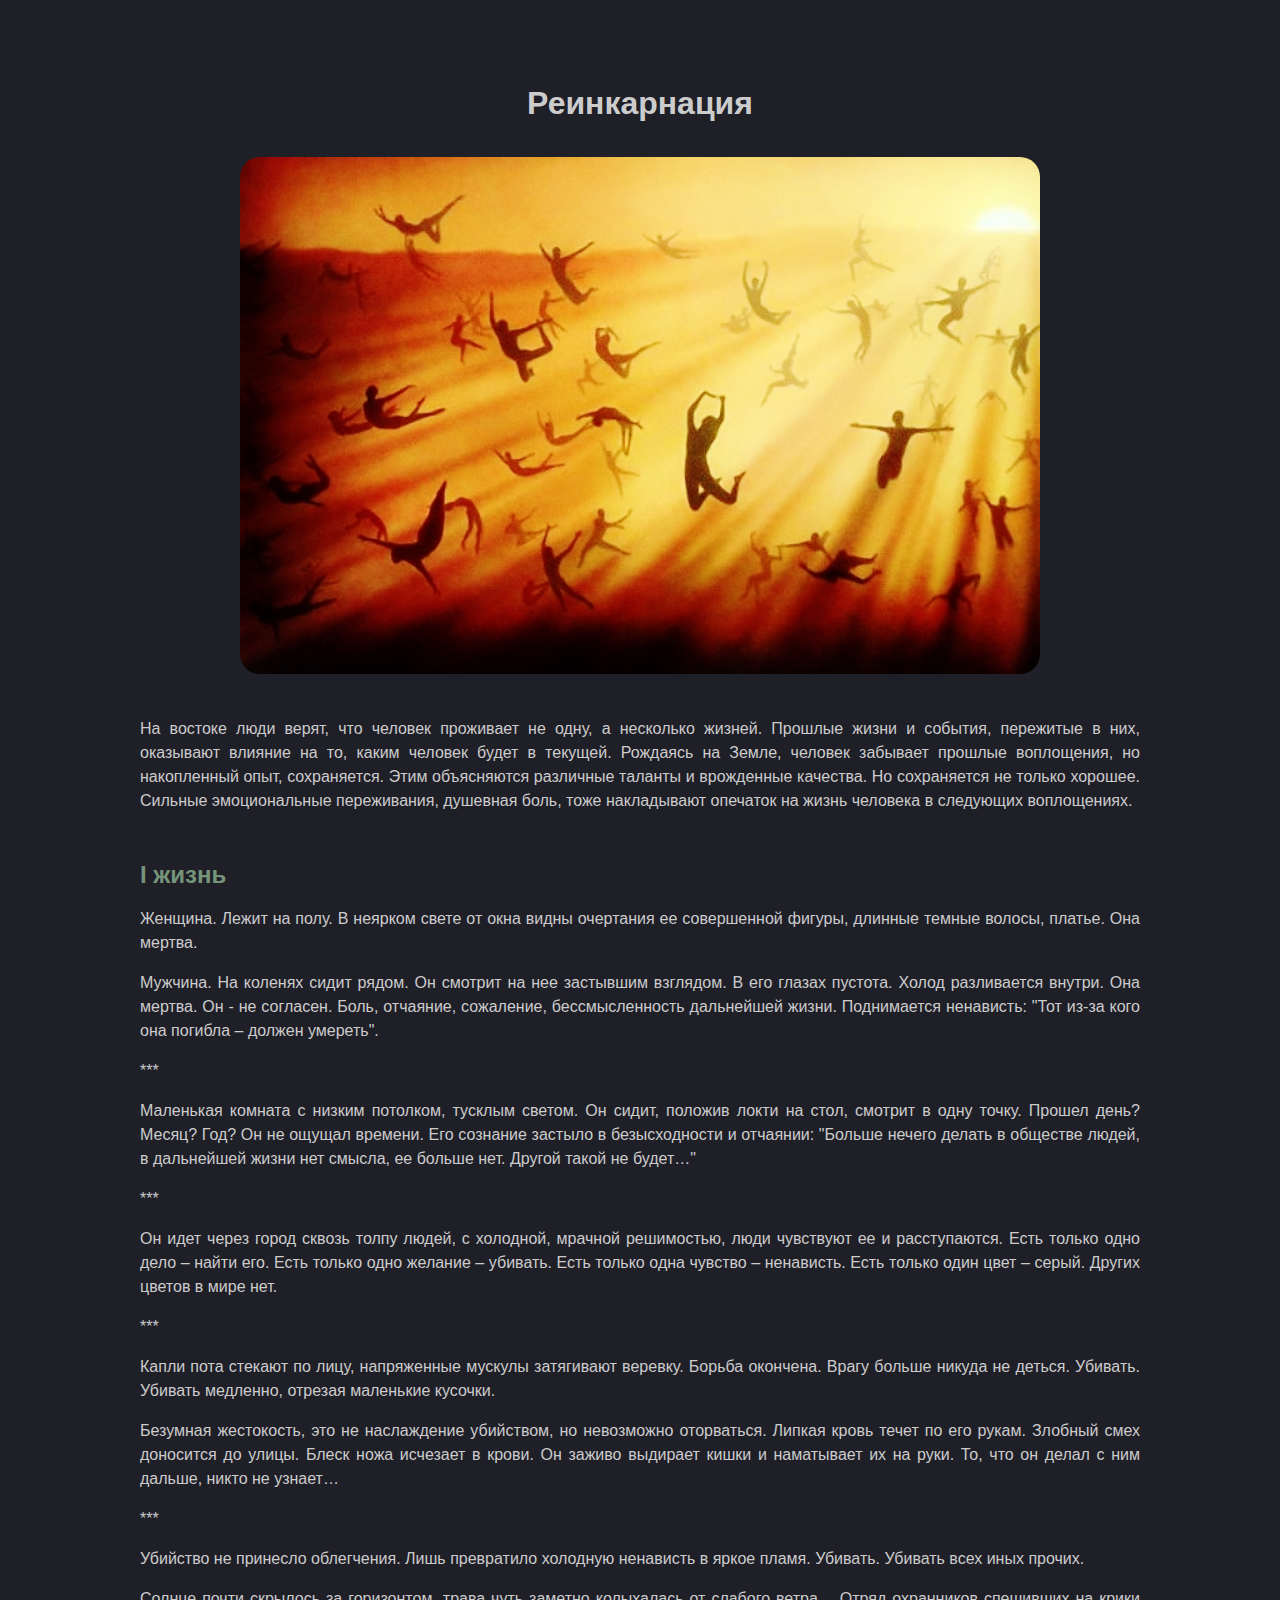
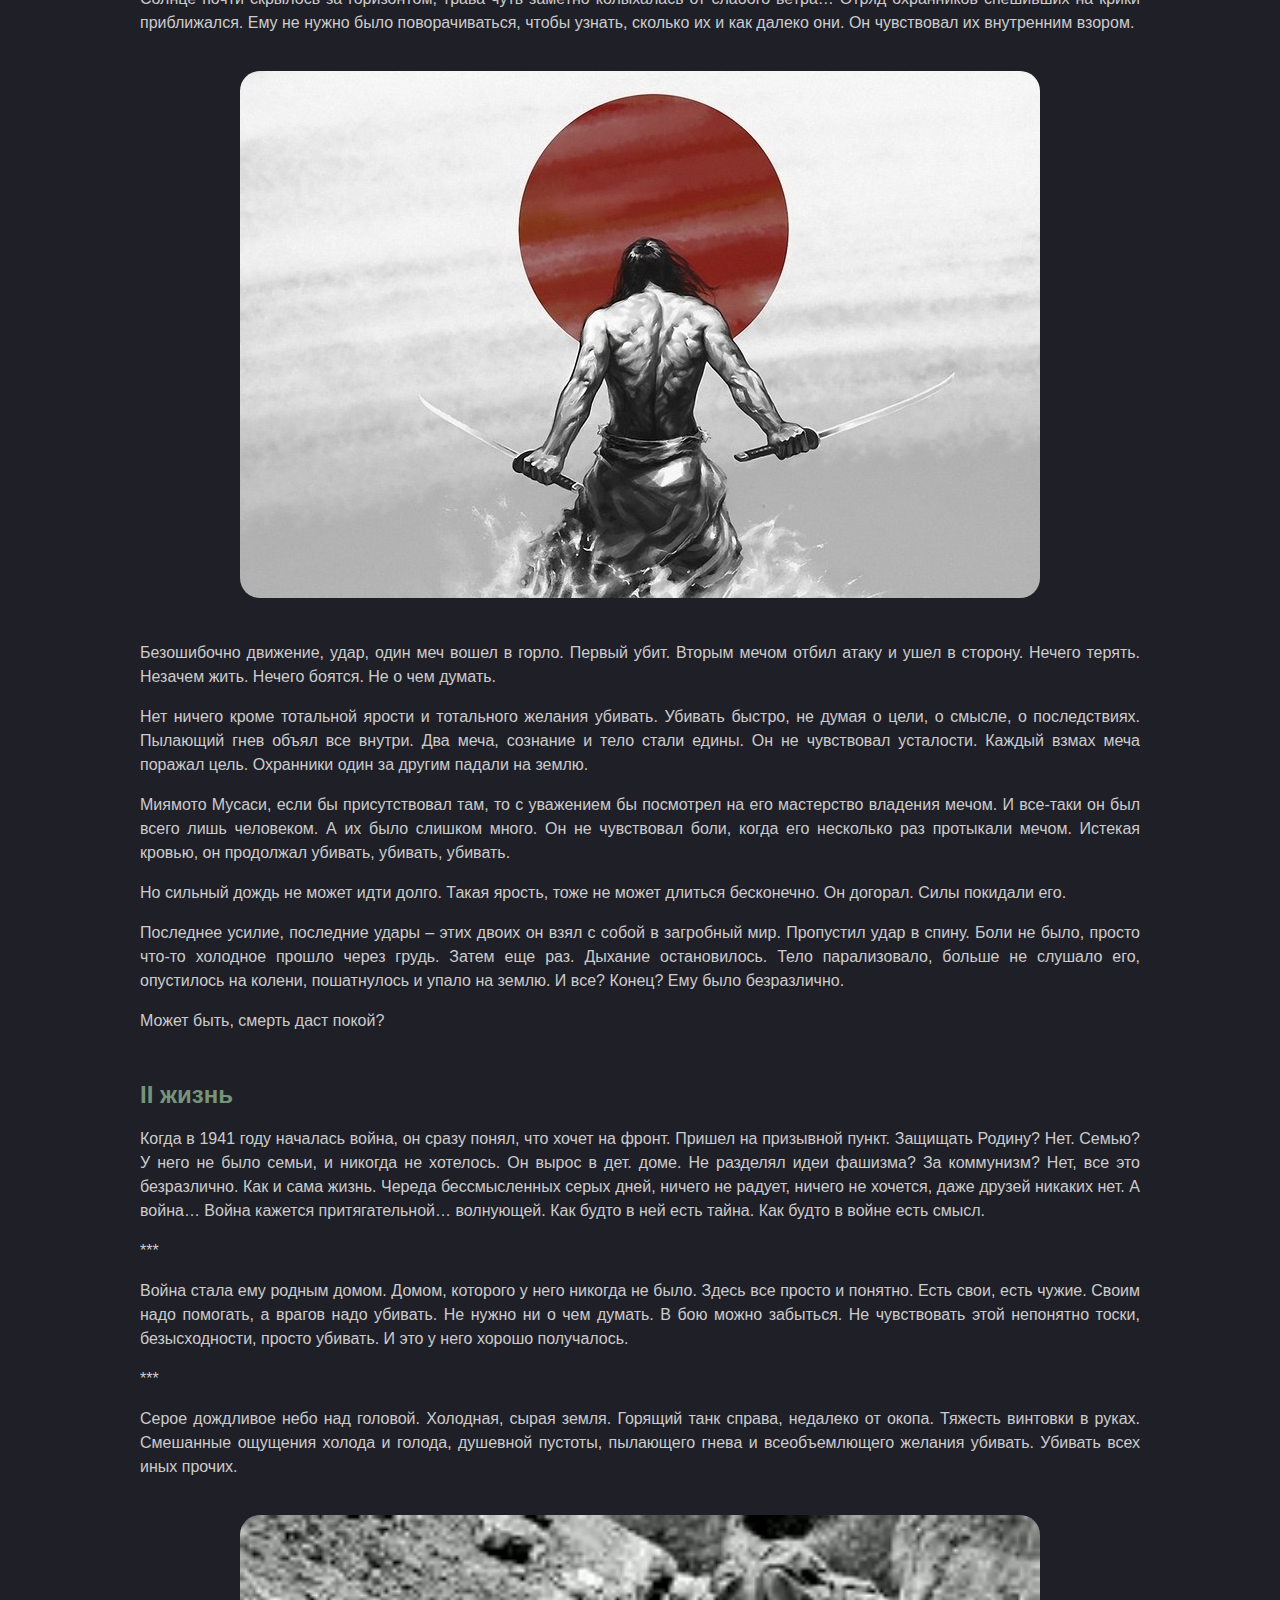
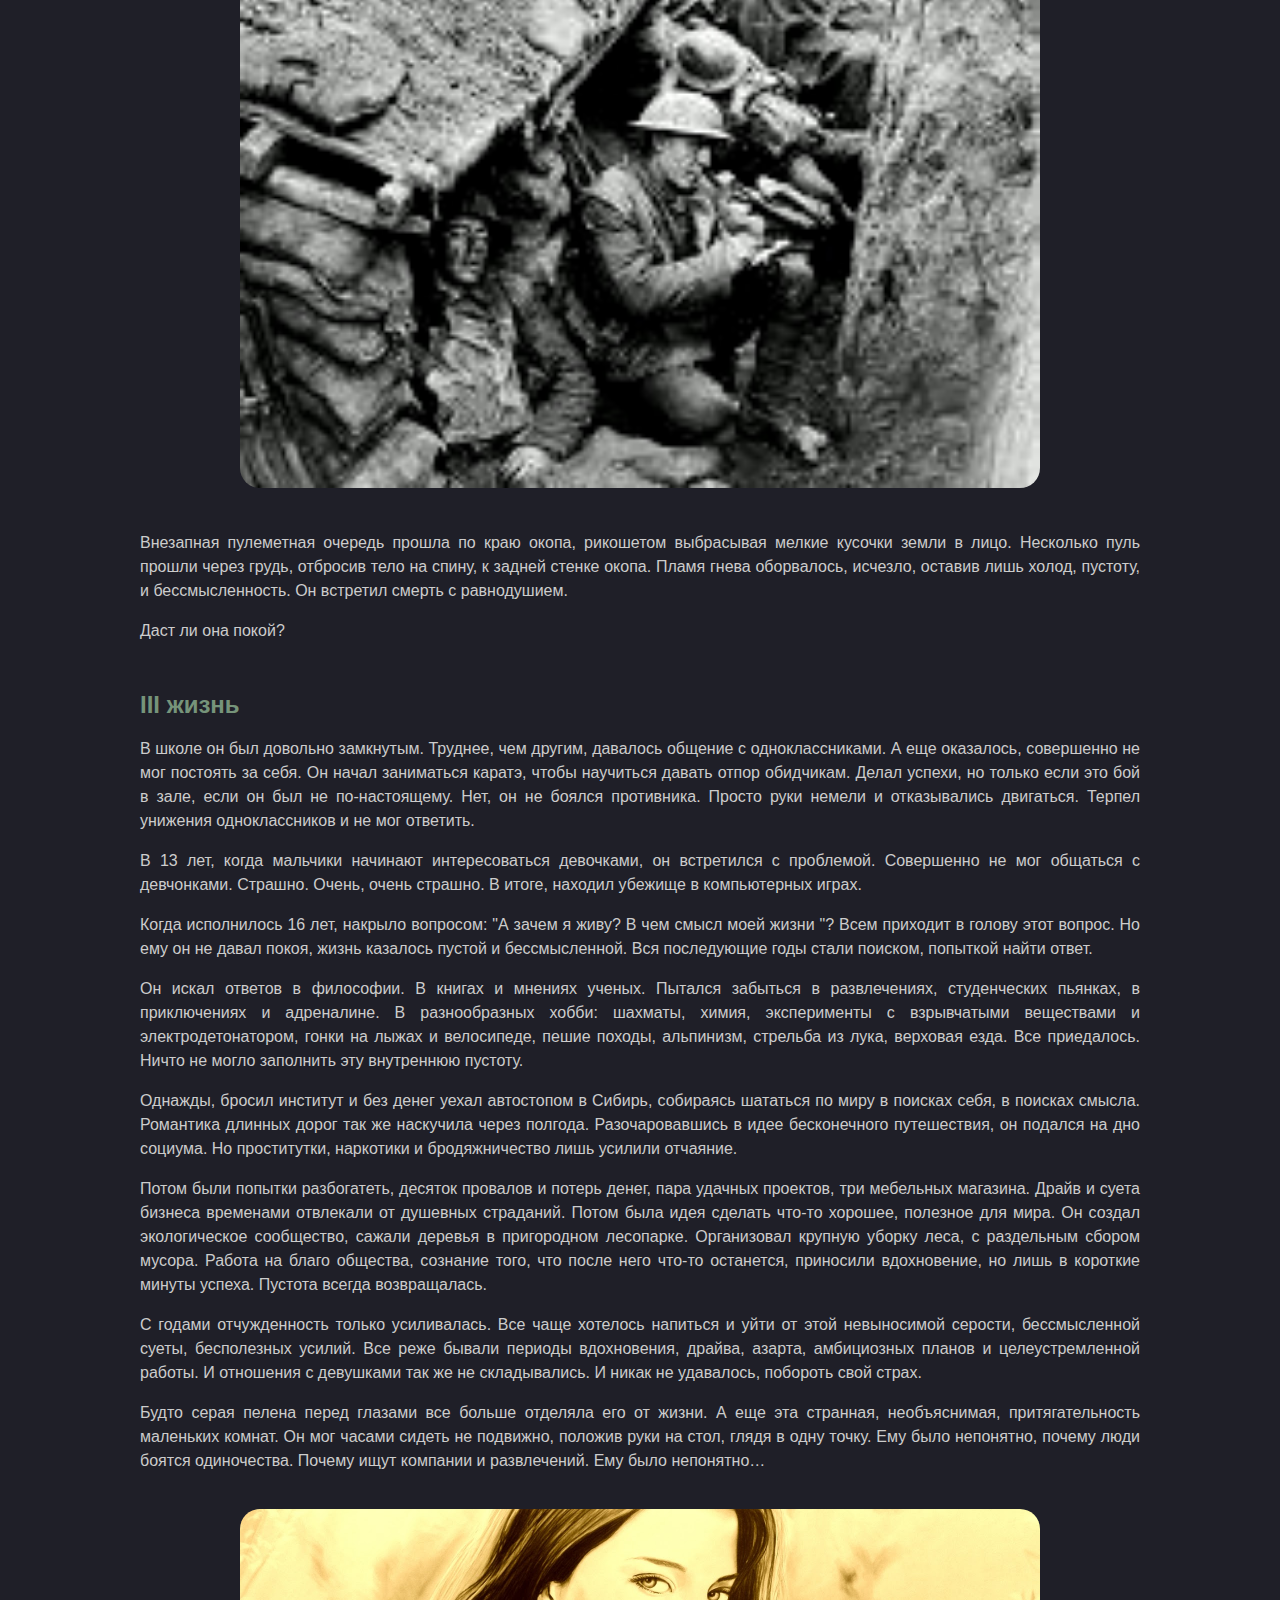
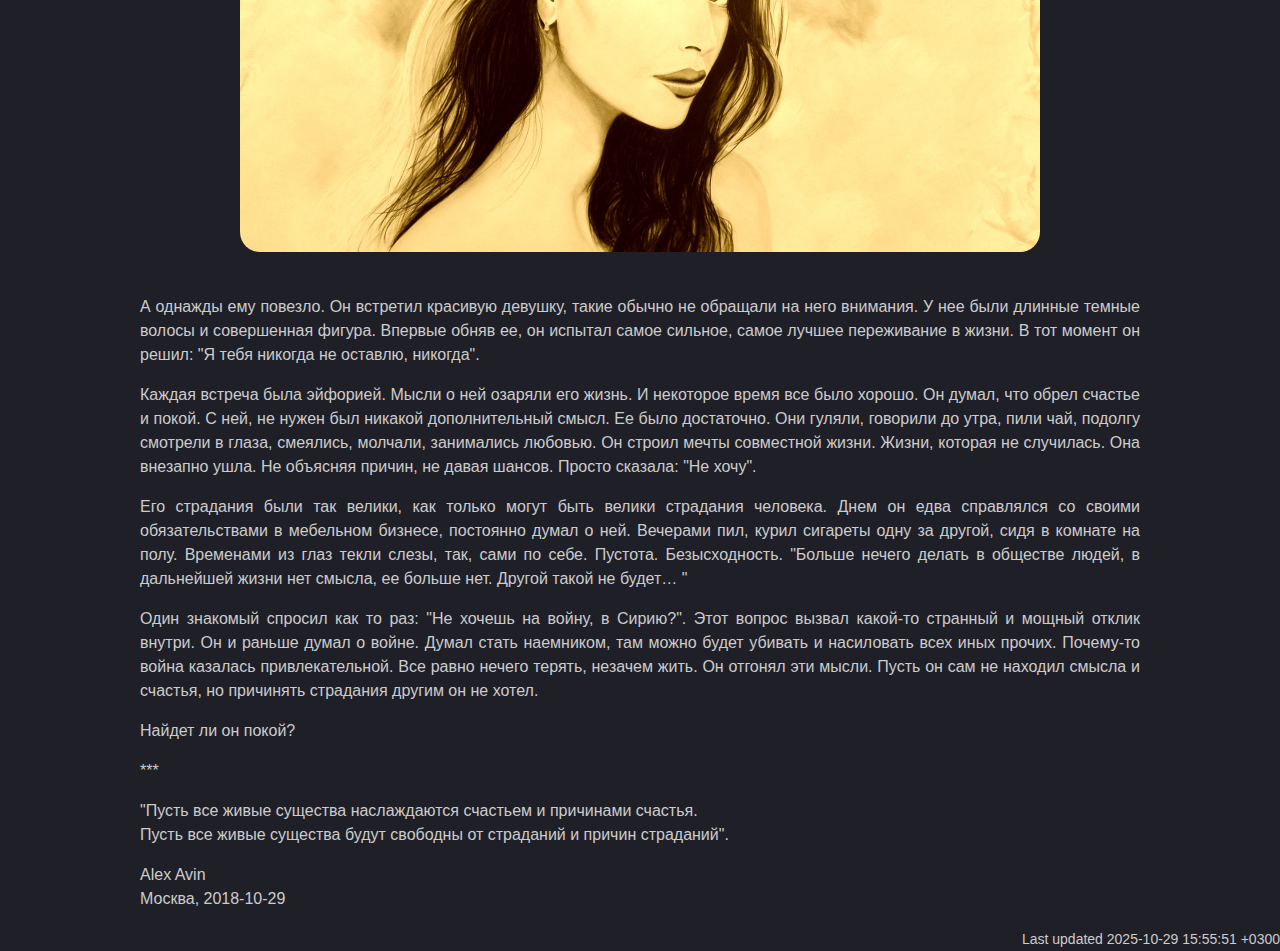
<file: content/blog/2018-10-29 Реинкарнация/Реинкарнация.html>
<!DOCTYPE html>
<html lang="en">

<head>
  <meta charset="UTF-8">
  <meta http-equiv="X-UA-Compatible" content="IE=edge">
  <meta name="viewport" content="width=device-width, initial-scale=1.0">
  <meta name="generator" content="Asciidoctor 2.0.23">
  <title>Реинкарнация</title>
  <link rel="stylesheet" href="../../../styles/styles.css">
  <link rel="stylesheet" href="../../../styles/blog.css">
  <link rel="stylesheet" href="../../../styles/post.css">
</head>

<body class="article">
  <div id="header">
    <h1>Реинкарнация</h1>
  </div>
  <div id="content">
    <div class="imageblock">
      <div class="content">
        <img src="0.jpg" width="800">
      </div>
    </div>
    <div id="preamble">
      <div class="sectionbody">
        <div class="paragraph">
          <p>На востоке люди верят, что человек проживает не одну, а несколько жизней. Прошлые жизни и события,
            пережитые в них, оказывают влияние на то, каким человек будет в текущей. Рождаясь на Земле, человек забывает
            прошлые воплощения, но накопленный опыт, сохраняется. Этим объясняются различные таланты и врожденные
            качества. Но сохраняется не только хорошее. Сильные эмоциональные переживания, душевная боль, тоже
            накладывают опечаток на жизнь человека в следующих воплощениях.</p>
        </div>
      </div>
    </div>
    <div class="sect1">
      <h2 id="_i_жизнь">I жизнь</h2>
      <div class="sectionbody">
        <div class="paragraph">
          <p>Женщина. Лежит на полу. В неярком свете от окна видны очертания ее совершенной фигуры, длинные темные
            волосы, платье. Она мертва.</p>
        </div>
        <div class="paragraph">
          <p>Мужчина. На коленях сидит рядом. Он смотрит на нее застывшим взглядом. В его глазах пустота. Холод
            разливается внутри. Она мертва. Он - не согласен. Боль, отчаяние, сожаление, бессмысленность дальнейшей
            жизни. Поднимается ненависть: "Тот из-за кого она погибла – должен умереть".</p>
        </div>
        <p class="paragraph">***</p>
        <div class="paragraph">
          <p>Маленькая комната с низким потолком, тусклым светом. Он сидит, положив локти на стол, смотрит в одну точку.
            Прошел день? Месяц? Год? Он не ощущал времени. Его сознание застыло в безысходности и отчаянии: "Больше
            нечего делать в обществе людей, в дальнейшей жизни нет смысла, ее больше нет. Другой такой не будет…"</p>
        </div>
        <p class="paragraph">***</p>
        <div class="paragraph">
          <p>Он идет через город сквозь толпу людей, с холодной, мрачной решимостью, люди чувствуют ее и расступаются.
            Есть только одно дело – найти его.
            Есть только одно желание – убивать.
            Есть только одна чувство – ненависть.
            Есть только один цвет – серый.
            Других цветов в мире нет.</p>
        </div>
        <p class="paragraph">***</p>
        <div class="paragraph">
          <p>Капли пота стекают по лицу, напряженные мускулы затягивают веревку. Борьба окончена. Врагу больше никуда не
            деться. Убивать. Убивать медленно, отрезая маленькие кусочки.</p>
        </div>
        <div class="paragraph">
          <p>Безумная жестокость, это не наслаждение убийством, но невозможно оторваться. Липкая кровь течет по его
            рукам. Злобный смех доносится до улицы. Блеск ножа исчезает в крови. Он заживо выдирает кишки и наматывает
            их на руки. То, что он делал с ним дальше, никто не узнает…</p>
        </div>
        <p class="paragraph">***</p>
        <div class="paragraph">
          <p>Убийство не принесло облегчения. Лишь превратило холодную ненависть в яркое пламя. Убивать. Убивать всех
            иных прочих.</p>
        </div>
        <div class="paragraph">
          <p>Солнце почти скрылось за горизонтом, трава чуть заметно колыхалась от слабого ветра… Отряд охранников
            спешивших на крики приближался. Ему не нужно было поворачиваться, чтобы узнать, сколько их и как далеко они.
            Он чувствовал их внутренним взором.</p>
        </div>
        <div class="imageblock">
          <div class="content">
            <img src="1.jpg" width="800">
          </div>
        </div>
        <div class="paragraph">
          <p>Безошибочно движение, удар, один меч вошел в горло. Первый убит. Вторым мечом отбил атаку и ушел в сторону.
            Нечего терять. Незачем жить. Нечего боятся. Не о чем думать.</p>
        </div>
        <div class="paragraph">
          <p>Нет ничего кроме тотальной ярости и тотального желания убивать. Убивать быстро, не думая о цели, о смысле,
            о последствиях. Пылающий гнев объял все внутри. Два меча, сознание и тело стали едины. Он не чувствовал
            усталости. Каждый взмах меча поражал цель. Охранники один за другим падали на землю.</p>
        </div>
        <div class="paragraph">
          <p>Миямото Мусаси, если бы присутствовал там, то c уважением бы посмотрел на его мастерство владения мечом. И
            все-таки он был всего лишь человеком. А их было слишком много. Он не чувствовал боли, когда его несколько
            раз протыкали мечом. Истекая кровью, он продолжал убивать, убивать, убивать.</p>
        </div>
        <div class="paragraph">
          <p>Но сильный дождь не может идти долго. Такая ярость, тоже не может длиться бесконечно. Он догорал. Силы
            покидали его.</p>
        </div>
        <div class="paragraph">
          <p>Последнее усилие, последние удары – этих двоих он взял с собой в загробный мир. Пропустил удар в спину.
            Боли не было, просто что-то холодное прошло через грудь. Затем еще раз. Дыхание остановилось. Тело
            парализовало, больше не слушало его, опустилось на колени, пошатнулось и упало на землю. И все? Конец? Ему
            было безразлично.</p>
        </div>
        <div class="paragraph">
          <p>Может быть, смерть даст покой?</p>
        </div>
      </div>
    </div>
    <div class="sect1">
      <h2 id="_ii_жизнь">II жизнь</h2>
      <div class="sectionbody">
        <div class="paragraph">
          <p>Когда в 1941 году началась война, он сразу понял, что хочет на фронт. Пришел на призывной пункт. Защищать
            Родину? Нет. Семью? У него не было семьи, и никогда не хотелось. Он вырос в дет. доме. Не разделял идеи
            фашизма? За коммунизм? Нет, все это безразлично. Как и сама жизнь. Череда бессмысленных серых дней, ничего
            не радует, ничего не хочется, даже друзей никаких нет. А война… Война кажется притягательной… волнующей. Как
            будто в ней есть тайна. Как будто в войне есть смысл.</p>
        </div>
        <p class="paragraph">***</p>
        <div class="paragraph">
          <p>Война стала ему родным домом. Домом, которого у него никогда не было. Здесь все просто и понятно. Есть
            свои, есть чужие. Своим надо помогать, а врагов надо убивать. Не нужно ни о чем думать. В бою можно
            забыться. Не чувствовать этой непонятно тоски, безысходности, просто убивать. И это у него хорошо
            получалось.</p>
        </div>
        <p class="paragraph">***</p>
        <div class="paragraph">
          <p>Серое дождливое небо над головой. Холодная, сырая земля. Горящий танк справа, недалеко от окопа. Тяжесть
            винтовки в руках. Смешанные ощущения холода и голода, душевной пустоты, пылающего гнева и всеобъемлющего
            желания убивать. Убивать всех иных прочих.</p>
        </div>
        <div class="imageblock">
          <div class="content">
            <img src="2.jpg" width="800">
          </div>
        </div>
        <div class="paragraph">
          <p>Внезапная пулеметная очередь прошла по краю окопа, рикошетом выбрасывая мелкие кусочки земли в лицо.
            Несколько пуль прошли через грудь, отбросив тело на спину, к задней стенке окопа. Пламя гнева оборвалось,
            исчезло, оставив лишь холод, пустоту, и бессмысленность. Он встретил смерть с равнодушием.</p>
        </div>
        <div class="paragraph">
          <p>Даст ли она покой?</p>
        </div>
      </div>
    </div>
    <div class="sect1">
      <h2 id="_iii_жизнь">III жизнь</h2>
      <div class="sectionbody">
        <div class="paragraph">
          <p>В школе он был довольно замкнутым. Труднее, чем другим, давалось общение с одноклассниками. А еще
            оказалось, совершенно не мог постоять за себя. Он начал заниматься каратэ, чтобы научиться давать отпор
            обидчикам. Делал успехи, но только если это бой в зале, если он был не по-настоящему. Нет, он не боялся
            противника. Просто руки немели и отказывались двигаться. Терпел унижения одноклассников и не мог ответить.
          </p>
        </div>
        <div class="paragraph">
          <p>В 13 лет, когда мальчики начинают интересоваться девочками, он встретился с проблемой. Совершенно не мог
            общаться с девчонками. Страшно. Очень, очень страшно. В итоге, находил убежище в компьютерных играх.</p>
        </div>
        <div class="paragraph">
          <p>Когда исполнилось 16 лет, накрыло вопросом: "А зачем я живу? В чем смысл моей жизни "? Всем приходит в
            голову этот вопрос. Но ему он не давал покоя, жизнь казалось пустой и бессмысленной. Вся последующие годы
            стали поиском, попыткой найти ответ.</p>
        </div>
        <div class="paragraph">
          <p>Он искал ответов в философии. В книгах и мнениях ученых. Пытался забыться в развлечениях, студенческих
            пьянках, в приключениях и адреналине. В разнообразных хобби: шахматы, химия, эксперименты с взрывчатыми
            веществами и электродетонатором, гонки на лыжах и велосипеде, пешие походы, альпинизм, стрельба из лука,
            верховая езда. Все приедалось. Ничто не могло заполнить эту внутреннюю пустоту.</p>
        </div>
        <div class="paragraph">
          <p>Однажды, бросил институт и без денег уехал автостопом в Сибирь, собираясь шататься по миру в поисках себя,
            в поисках смысла. Романтика длинных дорог так же наскучила через полгода. Разочаровавшись в идее
            бесконечного путешествия, он подался на дно социума. Но проститутки, наркотики и бродяжничество лишь усилили
            отчаяние.</p>
        </div>
        <div class="paragraph">
          <p>Потом были попытки разбогатеть, десяток провалов и потерь денег, пара удачных проектов, три мебельных
            магазина. Драйв и суета бизнеса временами отвлекали от душевных страданий. Потом была идея сделать что-то
            хорошее, полезное для мира. Он создал экологическое сообщество, сажали деревья в пригородном лесопарке.
            Организовал крупную уборку леса, с раздельным сбором мусора. Работа на благо общества, сознание того, что
            после него что-то останется, приносили вдохновение, но лишь в короткие минуты успеха. Пустота всегда
            возвращалась.</p>
        </div>
        <div class="paragraph">
          <p>С годами отчужденность только усиливалась. Все чаще хотелось напиться и уйти от этой невыносимой серости,
            бессмысленной суеты, бесполезных усилий. Все реже бывали периоды вдохновения, драйва, азарта, амбициозных
            планов и целеустремленной работы. И отношения с девушками так же не складывались. И никак не удавалось,
            побороть свой страх.</p>
        </div>
        <div class="paragraph">
          <p>Будто серая пелена перед глазами все больше отделяла его от жизни. А еще эта странная, необъяснимая,
            притягательность маленьких комнат. Он мог часами сидеть не подвижно, положив руки на стол, глядя в одну
            точку. Ему было непонятно, почему люди боятся одиночества. Почему ищут компании и развлечений. Ему было
            непонятно…</p>
        </div>
        <div class="imageblock">
          <div class="content">
            <img src="3.jpg" width="800">
          </div>
        </div>
        <div class="paragraph">
          <p>А однажды ему повезло. Он встретил красивую девушку, такие обычно не обращали на него внимания. У нее были
            длинные темные волосы и совершенная фигура. Впервые обняв ее, он испытал самое сильное, самое лучшее
            переживание в жизни. В тот момент он решил: "Я тебя никогда не оставлю, никогда".</p>
        </div>
        <div class="paragraph">
          <p>Каждая встреча была эйфорией. Мысли о ней озаряли его жизнь. И некоторое время все было хорошо. Он думал,
            что обрел счастье и покой. С ней, не нужен был никакой дополнительный смысл. Ее было достаточно. Они гуляли,
            говорили до утра, пили чай, подолгу смотрели в глаза, смеялись, молчали, занимались любовью. Он строил мечты
            совместной жизни. Жизни, которая не случилась. Она внезапно ушла. Не объясняя причин, не давая шансов.
            Просто сказала: "Не хочу".</p>
        </div>
        <div class="paragraph">
          <p>Его страдания были так велики, как только могут быть велики страдания человека. Днем он едва справлялся со
            своими обязательствами в мебельном бизнесе, постоянно думал о ней. Вечерами пил, курил сигареты одну за
            другой, сидя в комнате на полу. Временами из глаз текли слезы, так, сами по себе. Пустота. Безысходность.
            "Больше нечего делать в обществе людей, в дальнейшей жизни нет смысла, ее больше нет. Другой такой не будет…
            "</p>
        </div>
        <div class="paragraph">
          <p>Один знакомый спросил как то раз: "Не хочешь на войну, в Сирию?". Этот вопрос вызвал какой-то странный и
            мощный отклик внутри. Он и раньше думал о войне. Думал стать наемником, там можно будет убивать и насиловать
            всех иных прочих. Почему-то война казалась привлекательной. Все равно нечего терять, незачем жить. Он
            отгонял эти мысли. Пусть он сам не находил смысла и счастья, но причинять страдания другим он не хотел.</p>
        </div>
        <div class="paragraph">
          <p>Найдет ли он покой?</p>
        </div>
        <p class="paragraph">***</p>
        <div class="paragraph">
          <p>"Пусть все живые существа наслаждаются счастьем и причинами счастья.<br>
            Пусть все живые существа будут свободны от страданий и причин страданий".</p>
        </div>
        <div class="paragraph">
          <p>Alex Avin<br>
            Москва, 2018-10-29</p>
        </div>
      </div>
    </div>
  </div>
  <div id="footer">
    <div id="footer-text">
      Last updated 2025-10-29 15:55:51 +0300
    </div>
  </div>
</body>

</html>
</file>
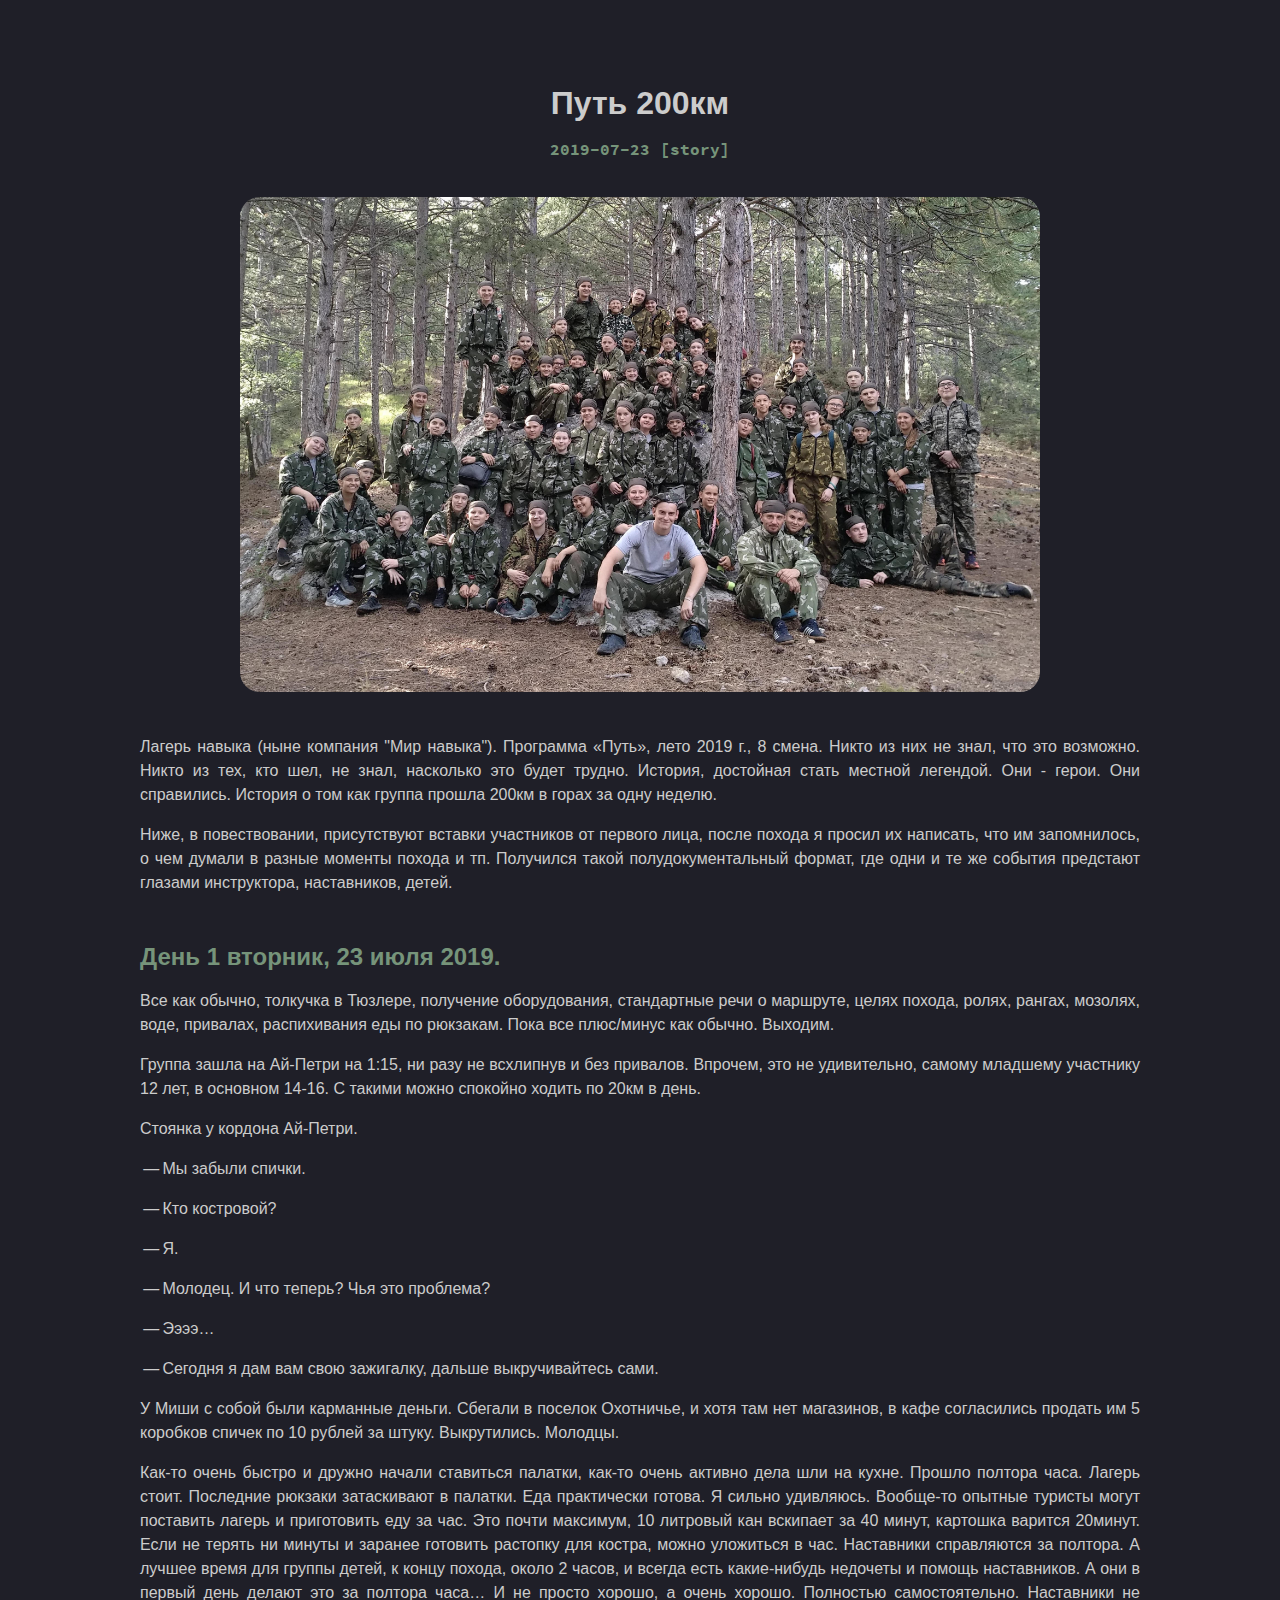
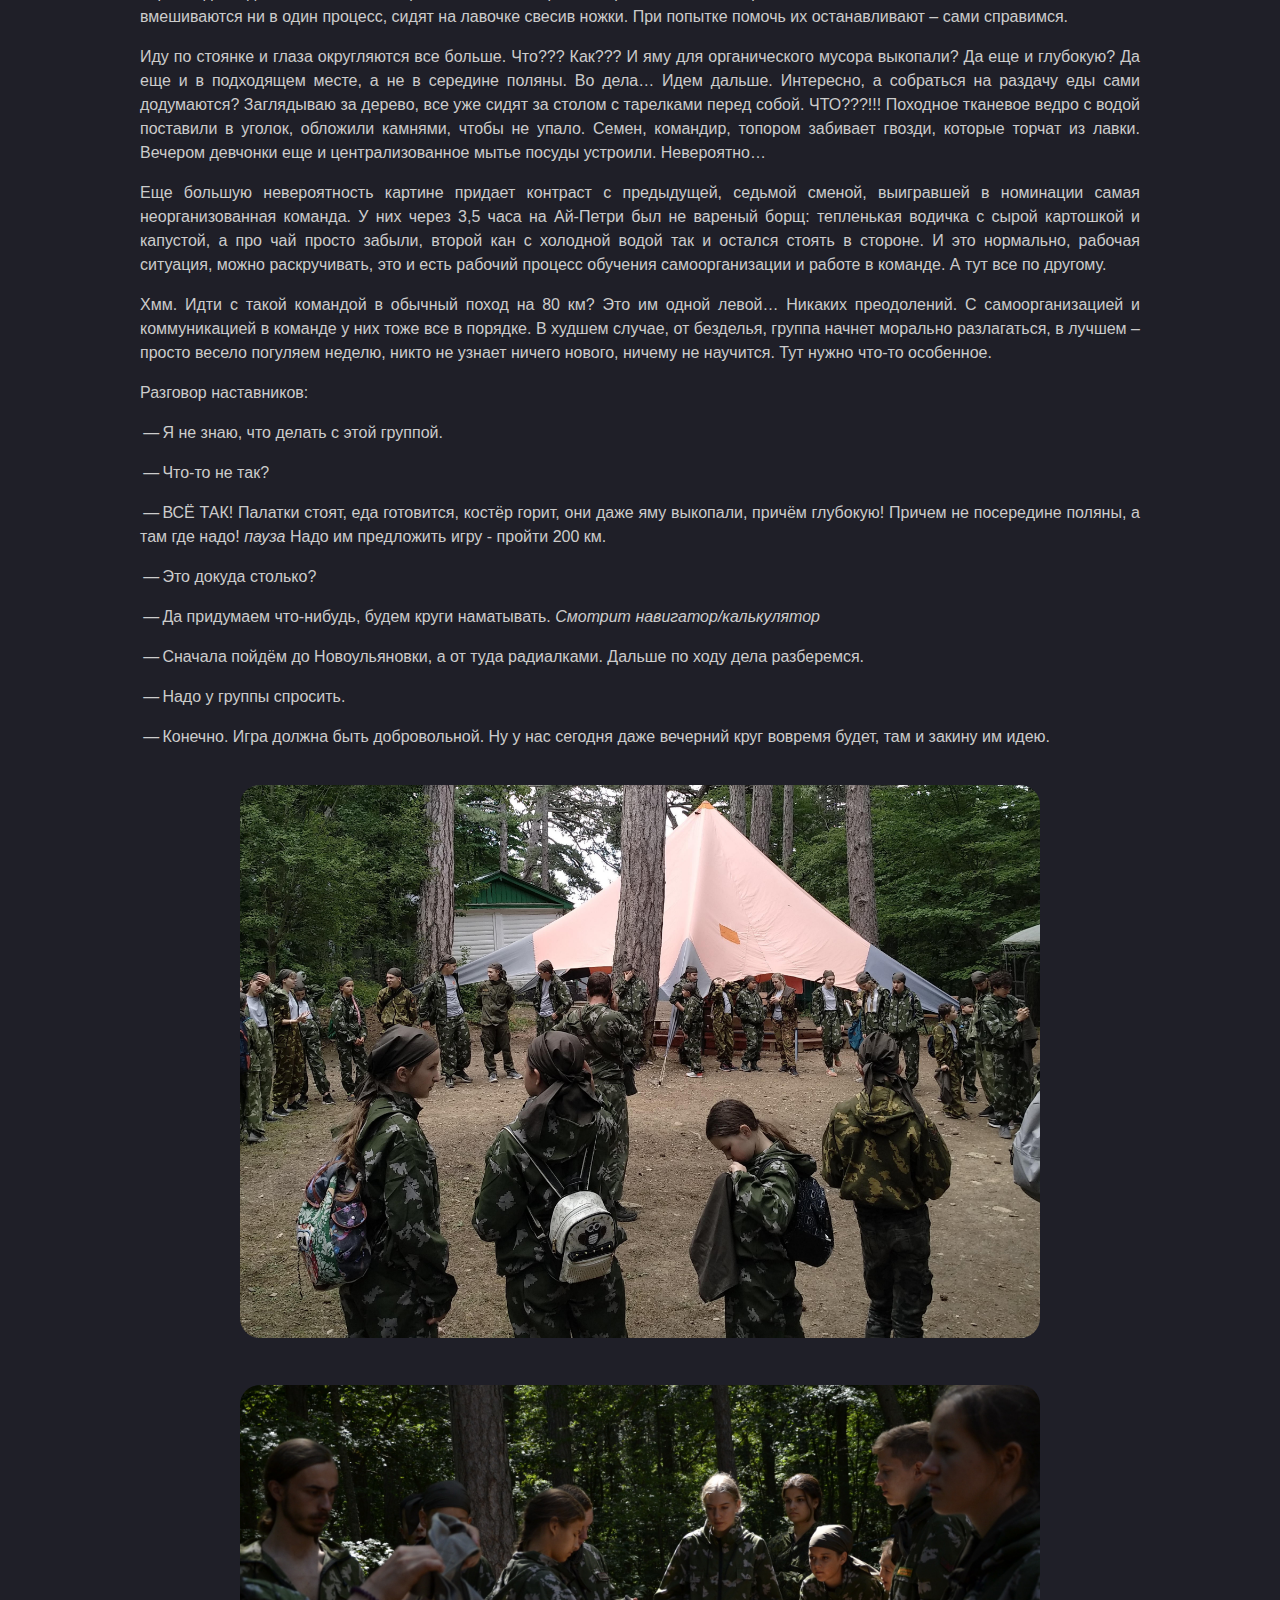
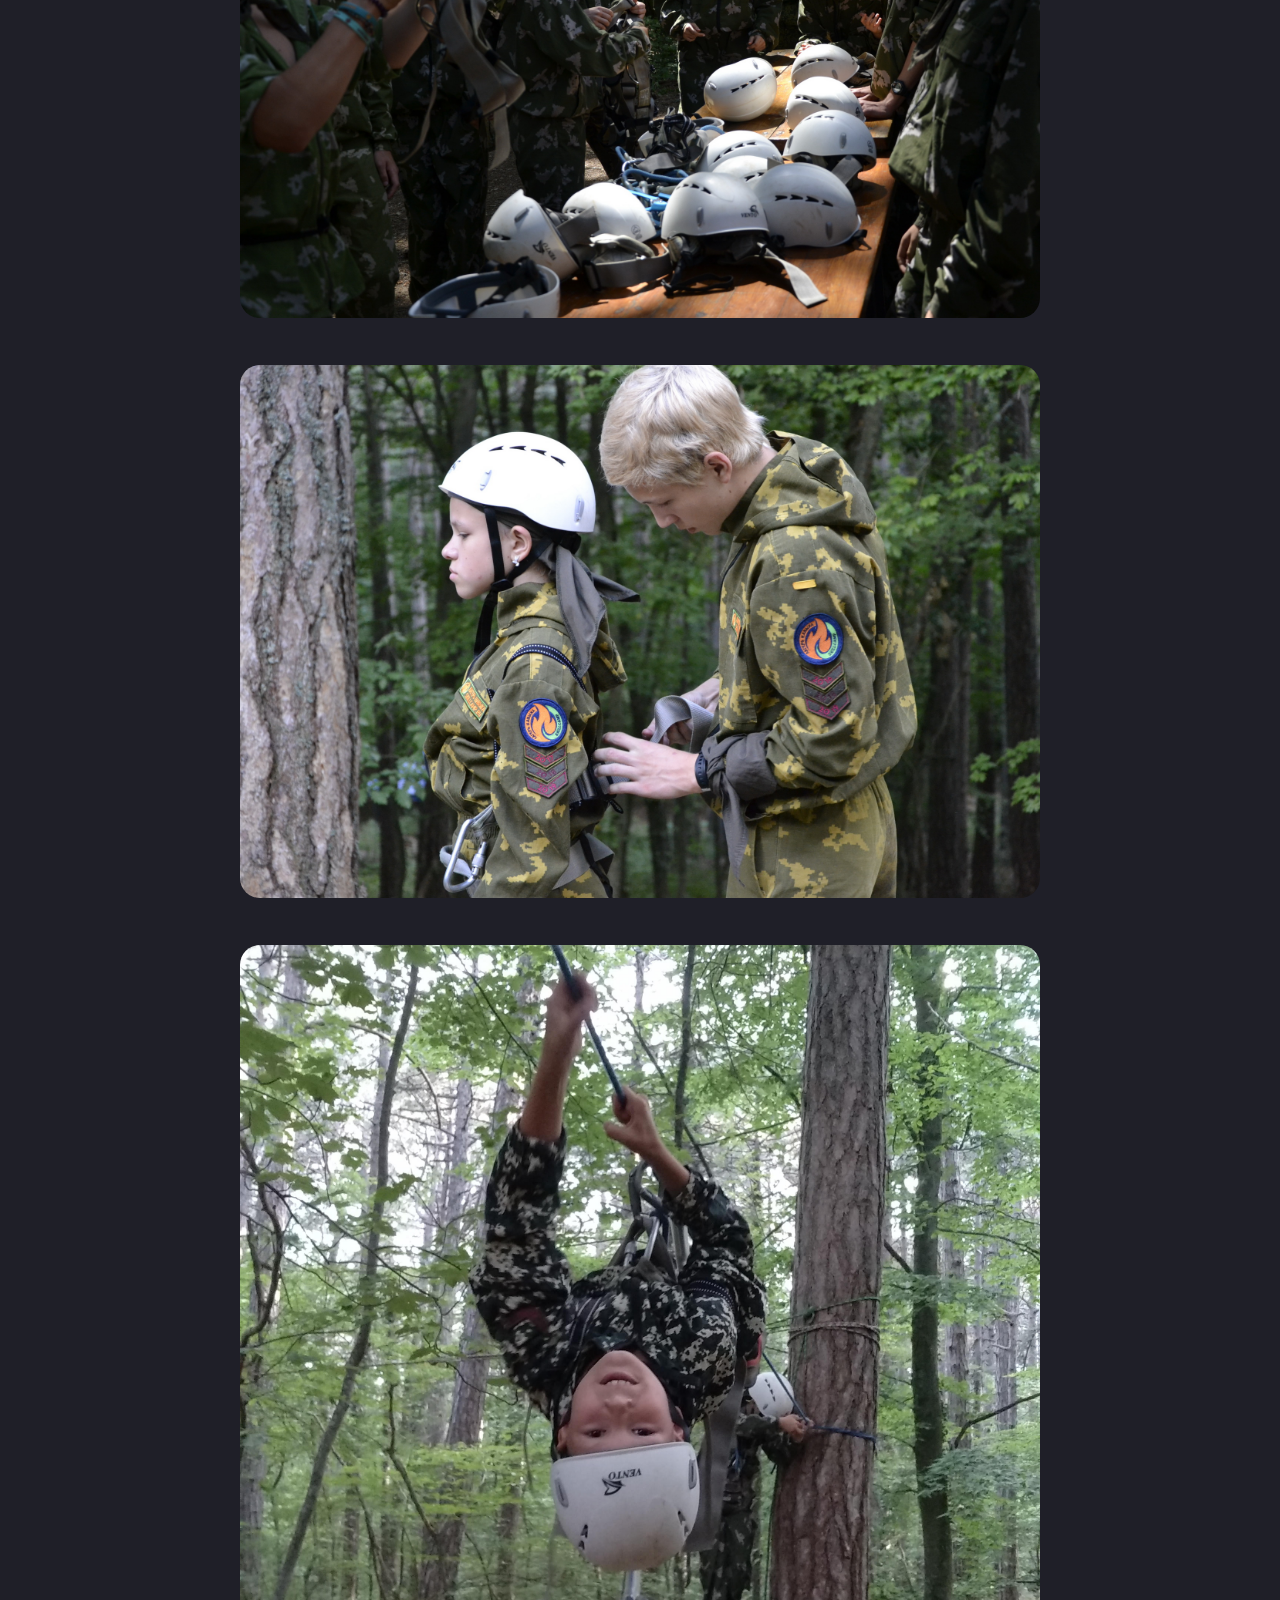
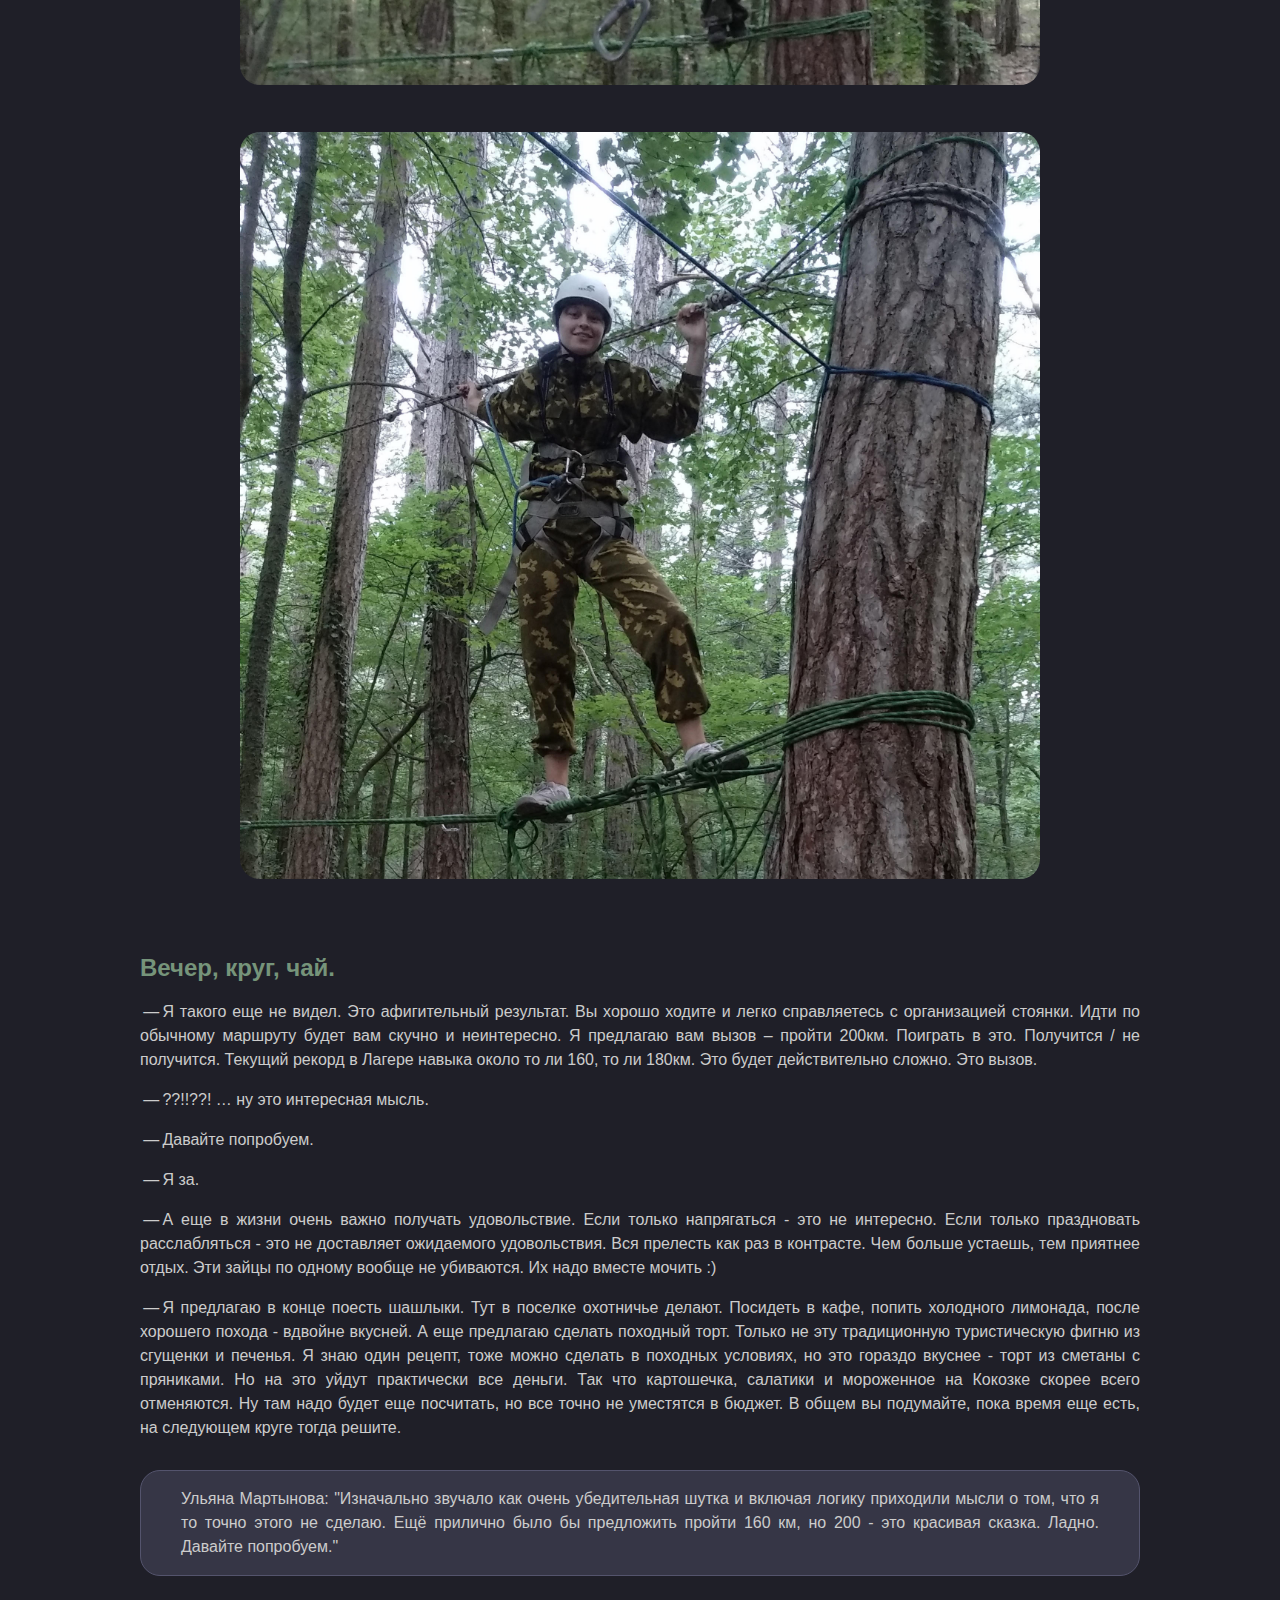
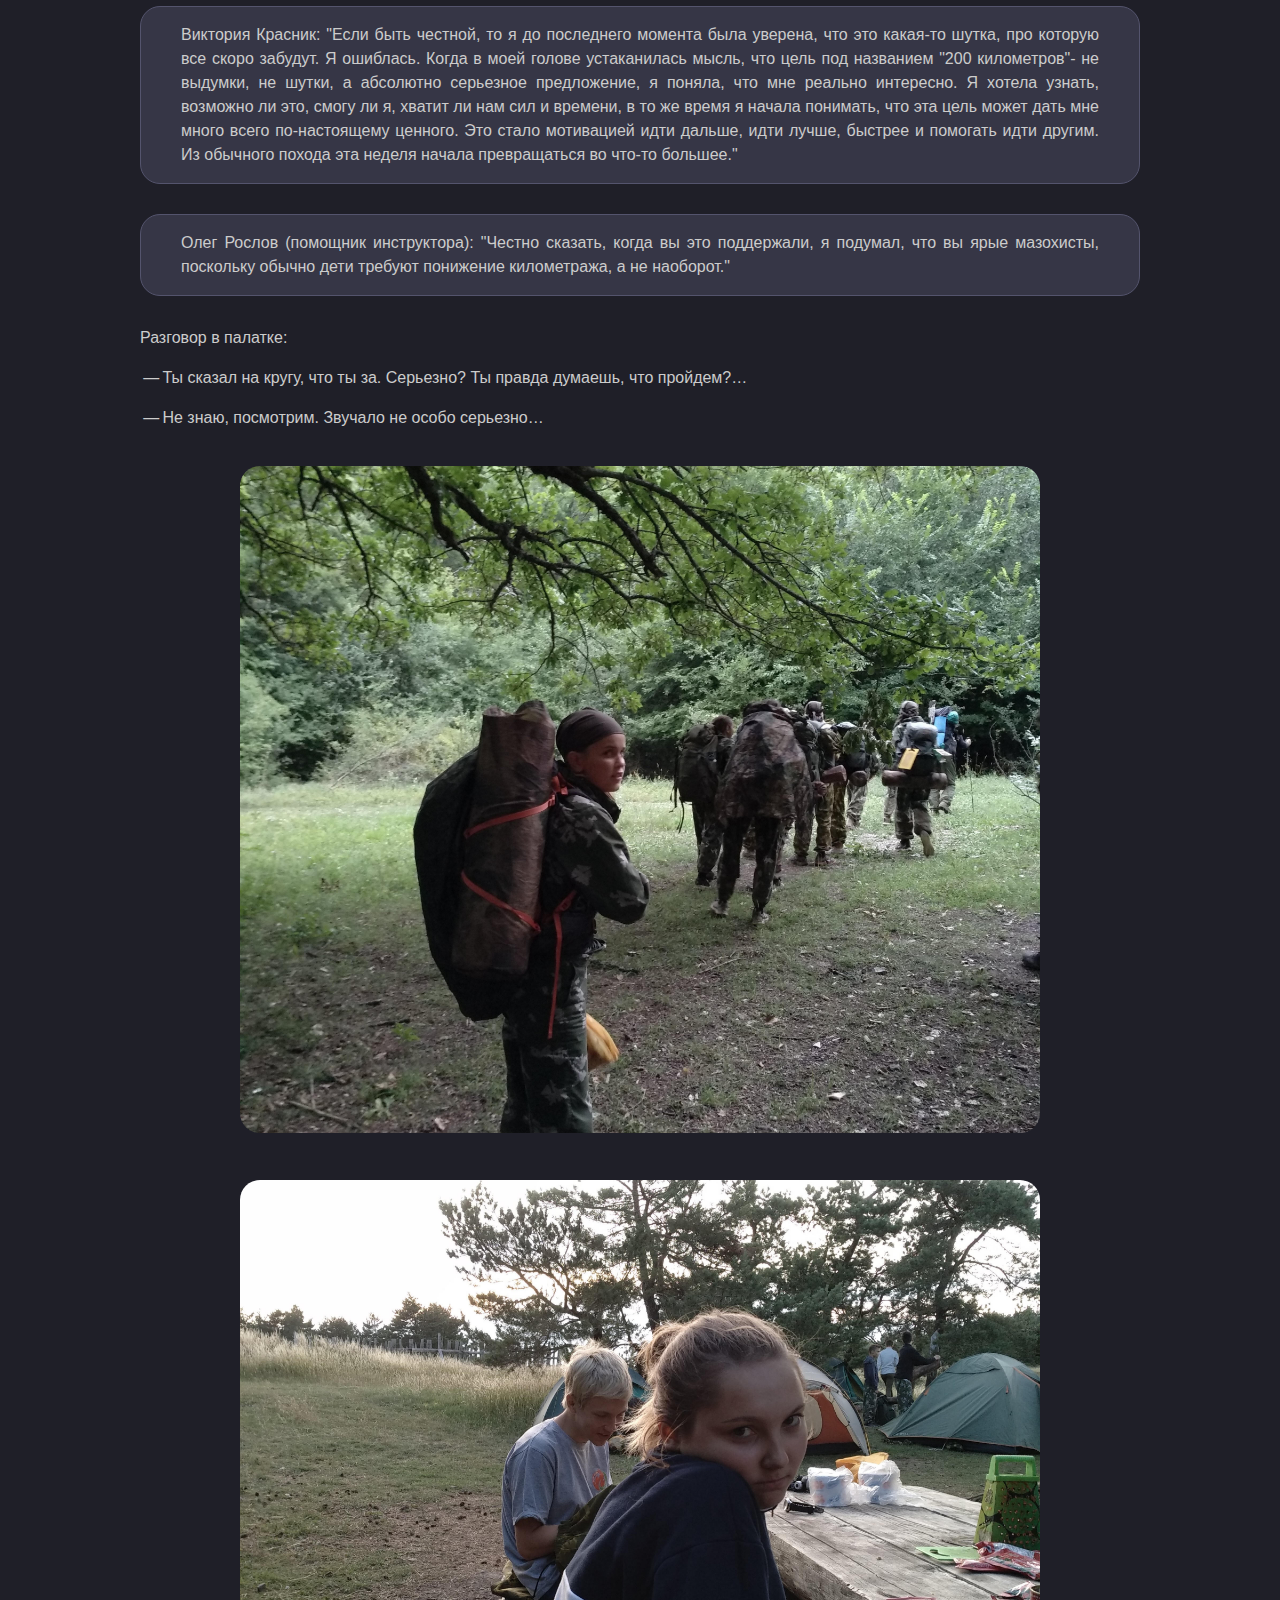
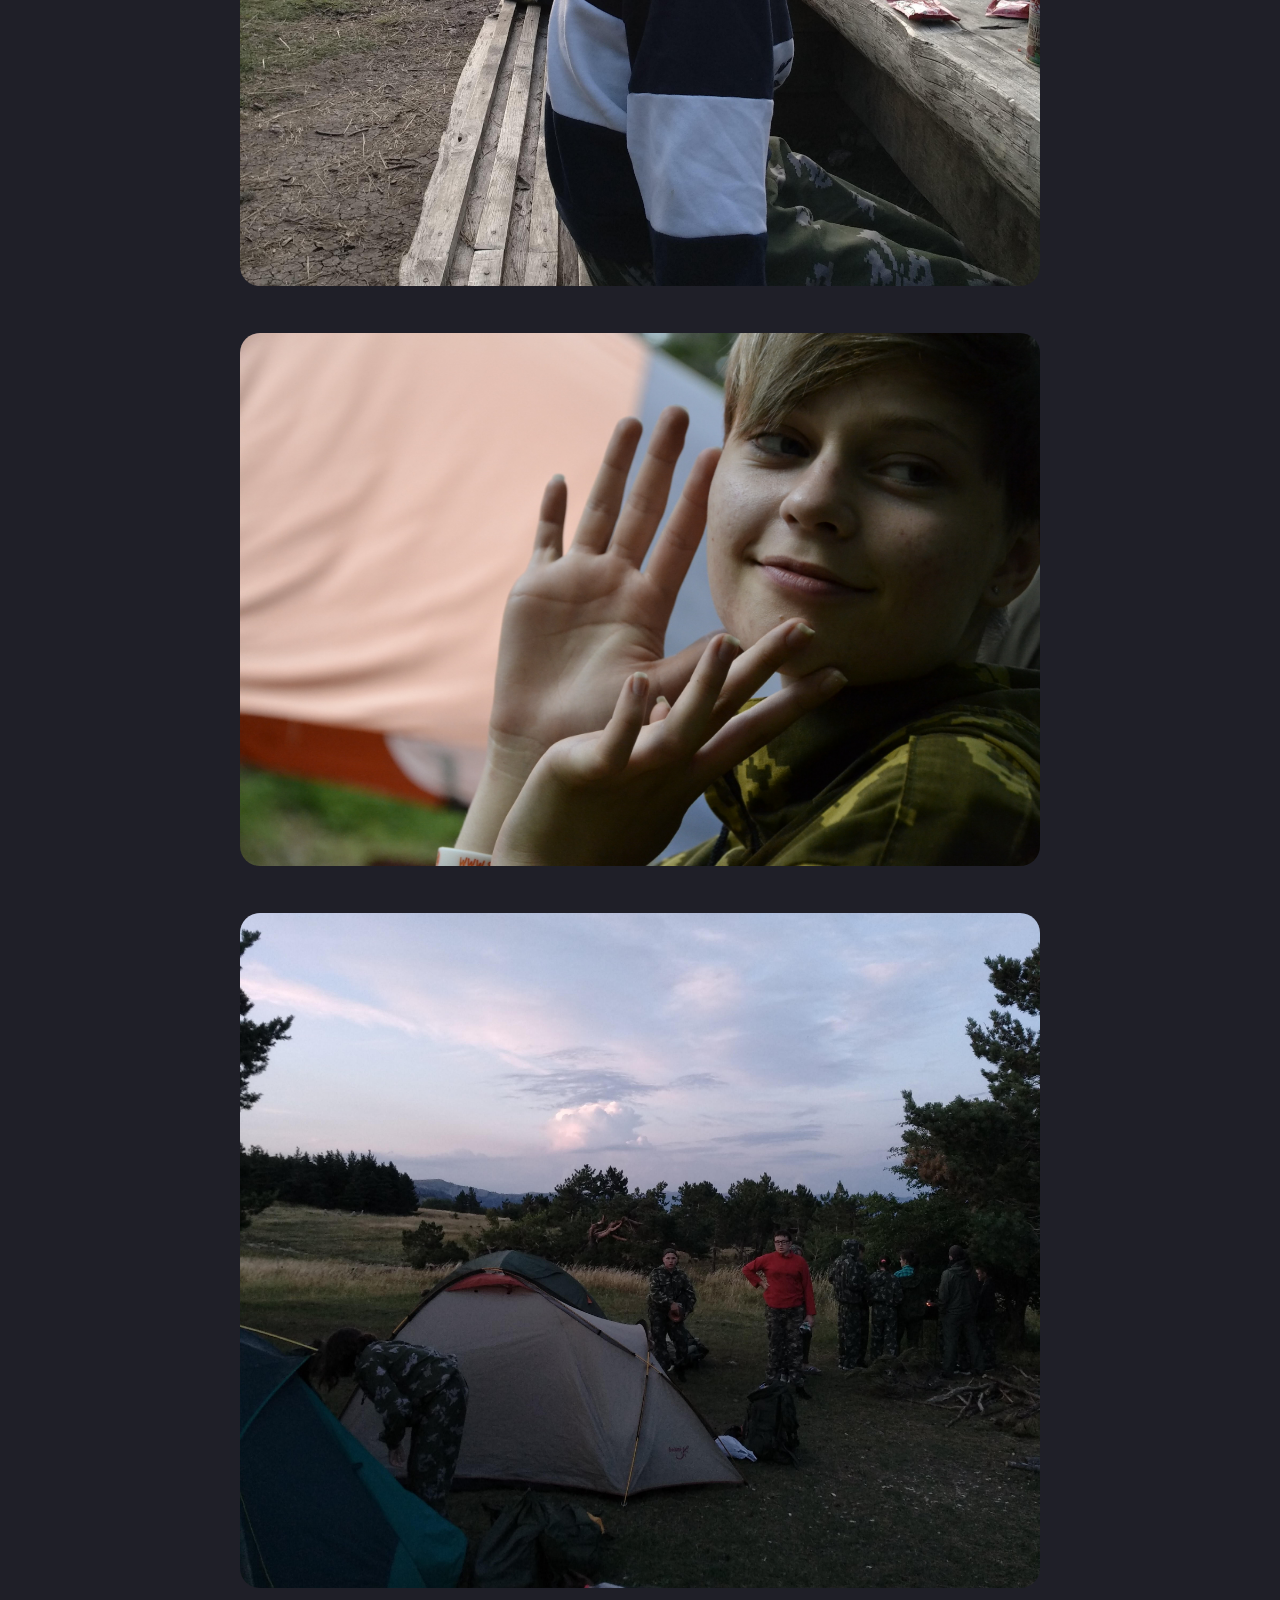
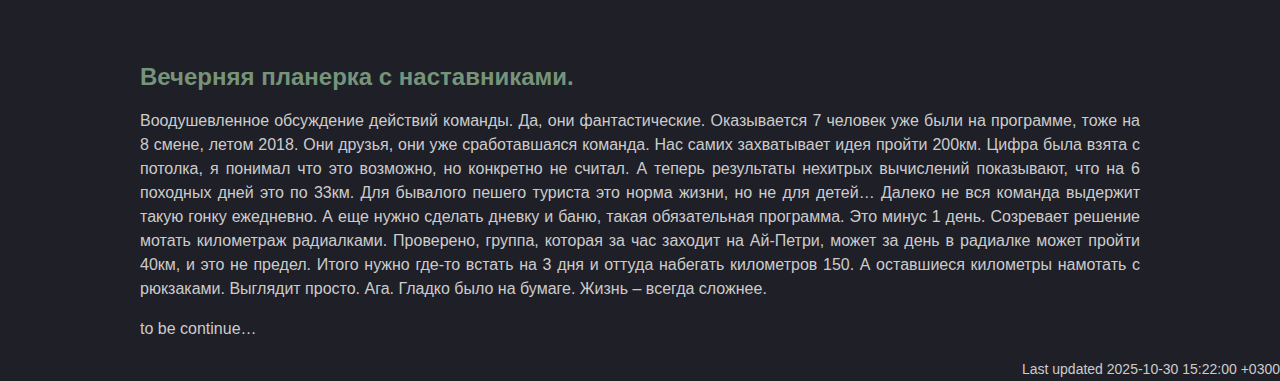
<file: content/blog/2019-07-23 Путь 200км/1 день/Путь 200км. День 1.html>
<!DOCTYPE html>
<html lang="en">

<head>
  <meta charset="UTF-8">
  <meta http-equiv="X-UA-Compatible" content="IE=edge">
  <meta name="viewport" content="width=device-width, initial-scale=1.0">
  <meta name="generator" content="Asciidoctor 2.0.23">
  <title>Путь 200км</title>
  <link rel="stylesheet" href="../../../../styles/styles.css">
  <link rel="stylesheet" href="../../../../styles/blog.css">
  <link rel="stylesheet" href="../../../../styles/post.css">
</head>

<body class="article">
  <div id="header">
    <h1>Путь 200км</h1>
  </div>
  <div id="content">
    <div id="preamble">
      <div class="sectionbody">
        <div class="literalblock">
          <div class="content">
            <pre>2019-07-23 [story]</pre>
          </div>
        </div>
        <div class="imageblock">
          <div class="content">
            <img src="0.jpg" alt="" width="800">
          </div>
        </div>
        <div class="paragraph">
          <p>Лагерь навыка (ныне компания "Мир навыка"). Программа «Путь», лето 2019 г., 8 смена. Никто из них не знал,
            что это возможно. Никто из тех, кто шел, не знал, насколько это будет трудно. История, достойная стать
            местной легендой. Они - герои. Они справились. История о том как группа прошла 200км в горах за одну неделю.
          </p>
        </div>
        <div class="paragraph">
          <p>Ниже, в повествовании, присутствуют вставки участников от первого лица, после похода я просил их написать,
            что им запомнилось, о чем думали в разные моменты похода и тп. Получился такой полудокументальный формат,
            где одни и те же события предстают глазами инструктора, наставников, детей.</p>
        </div>
      </div>
    </div>
    <div class="sect1">
      <h2 id="_день_1_вторник_23_июля_2019">День 1 вторник, 23 июля 2019.</h2>
      <div class="sectionbody">
        <div class="paragraph">
          <p>Все как обычно, толкучка в Тюзлере, получение оборудования, стандартные речи о маршруте, целях похода,
            ролях, рангах, мозолях, воде, привалах, распихивания еды по рюкзакам. Пока все плюс/минус как обычно.
            Выходим.</p>
        </div>
        <div class="paragraph">
          <p>Группа зашла на Ай-Петри на 1:15, ни разу не всхлипнув и без привалов. Впрочем, это не удивительно, самому
            младшему участнику 12 лет, в основном 14-16. С такими можно спокойно ходить по 20км в день.</p>
        </div>
        <div class="paragraph">
          <p>Стоянка у кордона Ай-Петри.</p>
        </div>
        <div class="paragraph">
          <p>&#8201;&#8212;&#8201;Мы забыли спички.</p>
        </div>
        <div class="paragraph">
          <p>&#8201;&#8212;&#8201;Кто костровой?</p>
        </div>
        <div class="paragraph">
          <p>&#8201;&#8212;&#8201;Я.</p>
        </div>
        <div class="paragraph">
          <p>&#8201;&#8212;&#8201;Молодец. И что теперь? Чья это проблема?</p>
        </div>
        <div class="paragraph">
          <p>&#8201;&#8212;&#8201;Ээээ…</p>
        </div>
        <div class="paragraph">
          <p>&#8201;&#8212;&#8201;Сегодня я дам вам свою зажигалку, дальше выкручивайтесь сами.</p>
        </div>
        <div class="paragraph">
          <p>У Миши с собой были карманные деньги. Сбегали в поселок Охотничье, и хотя там нет магазинов, в кафе
            согласились продать им 5 коробков спичек по 10 рублей за штуку. Выкрутились. Молодцы.</p>
        </div>
        <div class="paragraph">
          <p>Как-то очень быстро и дружно начали ставиться палатки, как-то очень активно дела шли на кухне. Прошло
            полтора часа. Лагерь стоит. Последние рюкзаки затаскивают в палатки. Еда практически готова. Я сильно
            удивляюсь. Вообще-то опытные туристы могут поставить лагерь и приготовить еду за час. Это почти максимум, 10
            литровый кан вскипает за 40 минут, картошка варится 20минут. Если не терять ни минуты и заранее готовить
            растопку для костра, можно уложиться в час. Наставники справляются за полтора. А лучшее время для группы
            детей, к концу похода, около 2 часов, и всегда есть какие-нибудь недочеты и помощь наставников. А они в
            первый день делают это за полтора часа&#8230;&#8203; И не просто хорошо, а очень хорошо. Полностью
            самостоятельно. Наставники не вмешиваются ни в один процесс, сидят на лавочке свесив ножки. При попытке
            помочь их останавливают – сами справимся.</p>
        </div>
        <div class="paragraph">
          <p>Иду по стоянке и глаза округляются все больше.
            Что??? Как??? И яму для органического мусора выкопали? Да еще и глубокую? Да еще и в подходящем месте, а не
            в середине поляны. Во дела&#8230;&#8203; Идем дальше. Интересно, а собраться на раздачу еды сами додумаются?
            Заглядываю за дерево, все уже сидят за столом с тарелками перед собой. ЧТО???!!! Походное тканевое ведро с
            водой поставили в уголок, обложили камнями, чтобы не упало. Семен, командир, топором забивает гвозди,
            которые торчат из лавки. Вечером девчонки еще и централизованное мытье посуды устроили.
            Невероятно&#8230;&#8203;</p>
        </div>
        <div class="paragraph">
          <p>Еще большую невероятность картине придает контраст с предыдущей, седьмой сменой, выигравшей в номинации
            самая неорганизованная команда. У них через 3,5 часа на Ай-Петри был не вареный борщ: тепленькая водичка с
            сырой картошкой и капустой, а про чай просто забыли, второй кан с холодной водой так и остался стоять в
            стороне. И это нормально, рабочая ситуация, можно раскручивать, это и есть рабочий процесс обучения
            самоорганизации и работе в команде. А тут все по другому.</p>
        </div>
        <div class="paragraph">
          <p>Хмм. Идти с такой командой в обычный поход на 80 км? Это им одной левой&#8230;&#8203; Никаких преодолений.
            С самоорганизацией и коммуникацией в команде у них тоже все в порядке. В худшем случае, от безделья, группа
            начнет морально разлагаться, в лучшем – просто весело погуляем неделю, никто не узнает ничего нового, ничему
            не научится. Тут нужно что-то особенное.</p>
        </div>
        <div class="paragraph">
          <p>Разговор наставников:</p>
        </div>
        <div class="paragraph">
          <p>&#8201;&#8212;&#8201;Я не знаю, что делать с этой группой.</p>
        </div>
        <div class="paragraph">
          <p>&#8201;&#8212;&#8201;Что-то не так?</p>
        </div>
        <div class="paragraph">
          <p>&#8201;&#8212;&#8201;ВСЁ ТАК! Палатки стоят, еда готовится, костёр горит, они даже яму
            выкопали, причём глубокую! Причем не посередине поляны, а там где надо!
            <em>пауза</em> Надо им предложить игру - пройти 200 км.
          </p>
        </div>
        <div class="paragraph">
          <p>&#8201;&#8212;&#8201;Это докуда столько?</p>
        </div>
        <div class="paragraph">
          <p>&#8201;&#8212;&#8201;Да придумаем что-нибудь, будем круги наматывать.
            <em>Смотрит навигатор/калькулятор</em>
          </p>
        </div>
        <div class="paragraph">
          <p>&#8201;&#8212;&#8201;Сначала пойдём до Новоульяновки, а от туда радиалками. Дальше по ходу дела
            разберемся.</p>
        </div>
        <div class="paragraph">
          <p>&#8201;&#8212;&#8201;Надо у группы спросить.</p>
        </div>
        <div class="paragraph">
          <p>&#8201;&#8212;&#8201;Конечно. Игра должна быть добровольной. Ну у нас сегодня даже вечерний круг
            вовремя будет, там и закину им идею.</p>
        </div>
        <div class="imageblock">
          <div class="content">
            <img src="1.jpg" alt="" width="800">
          </div>
        </div>
        <div class="imageblock">
          <div class="content">
            <img src="2.jpg" alt="" width="800">
          </div>
        </div>
        <div class="imageblock">
          <div class="content">
            <img src="3.jpg" alt="" width="800">
          </div>
        </div>
        <div class="imageblock">
          <div class="content">
            <img src="4.jpg" alt="" width="800">
          </div>
        </div>
        <div class="imageblock">
          <div class="content">
            <img src="5.jpg" alt="" width="800">
          </div>
        </div>
      </div>
    </div>
    <div class="sect1">
      <h2 id="_вечер_круг_чай">Вечер, круг, чай.</h2>
      <div class="sectionbody">
        <div class="paragraph">
          <p>&#8201;&#8212;&#8201;Я такого еще не видел. Это афигительный результат. Вы хорошо ходите и
            легко справляетесь с организацией стоянки. Идти по обычному маршруту будет
            вам скучно и неинтересно. Я предлагаю вам вызов – пройти 200км. Поиграть
            в это. Получится / не получится. Текущий рекорд в Лагере навыка около то ли
            160, то ли 180км. Это будет действительно сложно. Это вызов.</p>
        </div>
        <div class="paragraph">
          <p>&#8201;&#8212;&#8201;??!!??! &#8230;&#8203; ну это интересная мысль.</p>
        </div>
        <div class="paragraph">
          <p>&#8201;&#8212;&#8201;Давайте попробуем.</p>
        </div>
        <div class="paragraph">
          <p>&#8201;&#8212;&#8201;Я за.</p>
        </div>
        <div class="paragraph">
          <p>&#8201;&#8212;&#8201;А еще в жизни очень важно получать удовольствие. Если только
            напрягаться - это не интересно. Если только праздновать
            расслабляться - это не доставляет ожидаемого удовольствия. Вся прелесть
            как раз в контрасте. Чем больше устаешь, тем приятнее отдых. Эти зайцы
            по одному вообще не убиваются. Их надо вместе мочить :)</p>
        </div>
        <div class="paragraph">
          <p>&#8201;&#8212;&#8201;Я предлагаю в конце поесть шашлыки. Тут в поселке охотничье делают.
            Посидеть в кафе, попить холодного лимонада, после хорошего похода - вдвойне
            вкусней. А еще предлагаю сделать походный торт. Только не эту традиционную
            туристическую фигню из сгущенки и печенья. Я знаю один рецепт, тоже можно
            сделать в походных условиях, но это гораздо вкуснее - торт из сметаны с
            пряниками. Но на это уйдут практически все деньги. Так что картошечка,
            салатики и мороженное на Кокозке скорее всего отменяются. Ну там надо будет
            еще посчитать, но все точно не уместятся в бюджет. В общем вы подумайте,
            пока время еще есть, на следующем круге тогда решите.</p>
        </div>
        <div class="quoteblock">
          <blockquote>
            <div class="paragraph">
              <p>Ульяна Мартынова:
                "Изначально звучало как очень убедительная шутка и включая логику приходили мысли о том, что я то точно
                этого не сделаю. Ещё прилично было бы предложить пройти 160 км, но 200 - это красивая сказка. Ладно.
                Давайте попробуем."</p>
            </div>
          </blockquote>
        </div>
        <div class="quoteblock">
          <blockquote>
            <div class="paragraph">
              <p>Виктория Красник:
                "Если быть честной, то я до последнего момента была уверена, что это какая-то шутка, про которую все
                скоро забудут. Я ошиблась. Когда в моей голове устаканилась мысль, что цель под названием "200
                километров"- не выдумки, не шутки, а абсолютно серьезное предложение, я поняла, что мне реально
                интересно. Я хотела узнать, возможно ли это, смогу ли я, хватит ли нам сил и времени, в то же время я
                начала понимать, что эта цель может дать мне много всего по-настоящему ценного. Это стало мотивацией
                идти дальше, идти лучше, быстрее и помогать идти другим. Из обычного похода эта неделя начала
                превращаться во что-то большее."</p>
            </div>
          </blockquote>
        </div>
        <div class="quoteblock">
          <blockquote>
            <div class="paragraph">
              <p>Олег Рослов (помощник инструктора):
                "Честно сказать, когда вы это поддержали, я подумал, что вы ярые мазохисты, поскольку обычно дети
                требуют понижение километража, а не наоборот."</p>
            </div>
          </blockquote>
        </div>
        <div class="paragraph">
          <p>Разговор в палатке:</p>
        </div>
        <div class="paragraph">
          <p>&#8201;&#8212;&#8201;Ты сказал на кругу, что ты за. Серьезно? Ты правда думаешь, что пройдем?&#8230;&#8203;
          </p>
        </div>
        <div class="paragraph">
          <p>&#8201;&#8212;&#8201;Не знаю, посмотрим. Звучало не особо серьезно&#8230;&#8203;</p>
        </div>
        <div class="imageblock">
          <div class="content">
            <img src="6.jpg" alt="" width="800">
          </div>
        </div>
        <div class="imageblock">
          <div class="content">
            <img src="7.jpg" alt="" width="800">
          </div>
        </div>
        <div class="imageblock">
          <div class="content">
            <img src="8.jpg" alt="" width="800">
          </div>
        </div>
        <div class="imageblock">
          <div class="content">
            <img src="9.jpg" alt="" width="800">
          </div>
        </div>
      </div>
    </div>
    <div class="sect1">
      <h2 id="_вечерняя_планерка_с_наставниками">Вечерняя планерка с наставниками.</h2>
      <div class="sectionbody">
        <div class="paragraph">
          <p>Воодушевленное обсуждение действий команды. Да, они фантастические.
            Оказывается 7 человек уже были на программе, тоже на 8 смене, летом 2018.
            Они друзья, они уже сработавшаяся команда. Нас самих захватывает идея
            пройти 200км. Цифра была взята с потолка, я понимал что это возможно,
            но конкретно не считал. А теперь результаты нехитрых вычислений показывают,
            что на 6 походных дней это по 33км. Для бывалого пешего туриста это норма
            жизни, но не для детей&#8230;&#8203; Далеко не вся команда выдержит такую гонку
            ежедневно. А еще нужно сделать дневку и баню, такая обязательная программа.
            Это минус 1 день. Созревает решение мотать километраж радиалками. Проверено,
            группа, которая за час заходит на Ай-Петри, может за день в радиалке может
            пройти 40км, и это не предел. Итого нужно где-то встать на 3 дня и оттуда
            набегать километров 150. А оставшиеся километры намотать с рюкзаками.
            Выглядит просто. Ага. Гладко было на бумаге. Жизнь – всегда сложнее.</p>
        </div>
        <div class="paragraph">
          <p>to be continue&#8230;&#8203;</p>
        </div>
      </div>
    </div>
  </div>
  <div id="footer">
    <div id="footer-text">
      Last updated 2025-10-30 15:22:00 +0300
    </div>
  </div>
</body>

</html>
</file>
<file: styles/styles.css>
body {
  margin: 0;
  font-family: "Montserrat", sans-serif;
  font-size: 16px;
  line-height: 24px;
  font-weight: 400;
  font-style: normal;
  color: #DDDDDD;
  background-color: #1F1F28;
}

.visually-hidden {
  position: absolute;
  width: 1px;
  height: 1px;
  margin: -1px;
  padding: 0;
  border: 0;
  clip: rect(0 0 0 0);
  overflow: hidden;
}

.home-header {
  background-image: url("../img/cover/home.jpg");
  background-size: cover;
  background-repeat: no-repeat;
  background-attachment: fixed;
  background-color: inherit;
  height: 90vh;
  text-align: center;
  color: inherit;
}

.home-title {
  font-size: 64px;
  font-weight: 500;
  text-shadow: 1px 1px 2px black;
  text-transform: uppercase;
  letter-spacing: 4px;
  margin: 0;
  padding-top: 80px;
  margin-bottom: 100px;
}

.home-subtitle {
  font-size: 22px;
  text-transform: uppercase;
  letter-spacing: 4px;
  width: 640px;
  color: #DCD7BA;
  margin: 0 auto;
  padding-top: 150px;
  padding-bottom: 20px;
  border-bottom: 2px solid #7FB4CA;
}

.description-list {
  margin: 0 auto;
  display: grid;
  gap: 20px;
  width: 1000px;
  grid-template-columns: 1fr 1fr 1fr 1fr;
  list-style-type: none;
}

.description-title {
  border-top: 1px solid #AAAAAA;
  padding-top: 20px;
  font-size: 18px;
}

.description-text {
  border-bottom: 1px solid #AAAAAA;
  padding-bottom: 20px;
}

.navigation {
  background-color: #080808;
  height: 10vh;
  position: sticky;
  top: 0;
}

.navigation-container {
  display: flex;
  justify-content: space-between;
  width: 1000px;
  margin: 0 auto;
}

.logo {
  margin-top: 10px;
}

.navigation-list {
  display: flex;
  justify-content: space-between;
  width: 650px;
  align-items: center;
  margin: 0;
  padding: 0;
  list-style-type: none;
}

.navigation-link {
  text-transform: uppercase;
  font-weight: 600;
  font-size: 14px;
  text-decoration: none;
  letter-spacing: 2px;
  padding: 20px;
  color: inherit;
}

.navigation-link-current.home {
  color: #7FB4CA;
}

.navigation-link.home:hover {
  color: #7FB4CA;
}

.navigation-link-current.trading {
  color: #836f4a;
}

.navigation-link.trading:hover {
  color: #836f4a;
}

.navigation-link-current.coding {
  color: #C34044;
}

.navigation-link.coding:hover {
  color: #C34044;
}

.navigation-link-current.maths {
  color: #E7C384;
}

.navigation-link.maths:hover {
  color: #E7C384;
}

.navigation-link-current.blog {
  color: #99BB6C;
}

.navigation-link.blog:hover {
  color: #99BB6C;
}

.about {
  background-image: url("../img/about/bg.jpg");
  background-size: cover;
  background-repeat: no-repeat;
  background-color: inherit;
  color: inherit;
  padding: 100px;
}

.about-title {
  font-size: 64px;
  font-weight: 700;
  text-shadow: 4px 4px 2px black;
  text-transform: uppercase;
  letter-spacing: 4px;
  text-align: center;
  margin: 0;
  padding-top: 20px;
  padding-bottom: 40px;
}

.about-text {
  text-align: justify;
  margin: 0 auto;
  width: 1000px;
  padding-bottom: 20px;
}

.about-list {
  display: flex;
  justify-content: space-between;
  flex-wrap: wrap;
  list-style-type: none;
  margin: 40px auto 0px auto;
  padding: 0;
  width: 1000px;
}

.about-list-item {
  display: flex;
  width: 420px;
  background-color: rgba(255, 255, 255, 0.6);
  margin-bottom: 50px;
  margin-left: 50px;
}

.about-image {
  padding: 20px;
  margin-left: -70px;
}

.about-item-title {
  color: #000000;
  text-transform: uppercase;
  letter-spacing: 4px;
  margin-bottom: 0px;
  padding-bottom: 0px;
}

.about-item-text {
  color: #000000;
  margin: 0;
  padding-right: 20px;
  padding-top: 20px;
}

.author {
  display: flex;
  width: 1000px;
  margin: 0 auto 70px;
  padding-top: 70px;
}

.author-photo {
  border-radius: 20px;
  margin-right: 30px;
}

.author-title {
  text-align: center;
  color: #658595;
  font-size: 32px;
  margin-top: 10px;
  margin-bottom: 10px;
}

.author-subtitle {
  text-align: center;
  font-style: italic;
  font-size: 14px;
  color: #FFFFFF;
}

.author-text {
  text-align: justify;
}

.now {
  width: 1000px;
  margin: 0 auto 70px;
  text-align: justify;
}

.chess {
  box-sizing: border-box;
  width: 1000px;
  margin: 0 auto 70px;
  background-color: #363646;
  padding: 40px;
  border-radius: 20px;
  border: 1px solid #54546D;
}

.chess-title {
  font-style: normal;
  font-size: 32px;
  font-weight: 700;
  letter-spacing: 1px;
  width: 640px;
  margin: 0;
  padding-bottom: 20px;
}

.chess-text {
  text-align: justify;
}

.last {
  margin-bottom: 0px;
}

.page-footer {
  background-color: #080808;
}

.footer-container {
  margin: 0 auto;
  display: grid;
  width: 1000px;
  grid-template-columns: 2.5fr 1fr 1fr 1fr;
}

.footer-list {
  list-style-type: none;
}

.footer-list-title {
  font-size: 18px;
}

.footer-list-text {
  color: #AAAAAA;
  font-size: 14px;
}

.footer-list-link {
  color: #AAAAAA;
  font-size: 14px;
}

.contact-icon {
  position: relative;
  top: 7px;
}

.contact-link {
  text-decoration: none;
  color: #CCCCCC;
  font-weight: 700;
  font-size: 14px;
}


.copyright {
  color: #AAAAAA;
  font-size: 14px;
  margin: 0 auto;
  text-align: center;
  padding: 20px;
}
</file>
<file: styles/blog.css>
@font-face {
  font-family: "SourceCodePro";
  font-style: normal;
  font-weight: 400;
  src: url("../fonts/SourceCodePro-Regular.ttf.woff2") format("woff2");
  font-display: swap;
}

@font-face {
  font-family: "SourceCodePro";
  font-style: normal;
  font-weight: 700;
  src: url("../fonts/SourceCodePro-Bold.ttf.woff2") format("woff2");
  font-display: swap;
}

body {
  margin: 0;
  font-family: "Montserrat", sans-serif;
  font-size: 16px;
  line-height: 24px;
  font-weight: 400;
  font-style: normal;
  color: #CCCCCC;
  background-color: #1F1F28;
}

.visually-hidden {
  position: absolute;
  width: 1px;
  height: 1px;
  margin: -1px;
  padding: 0;
  border: 0;
  clip: rect(0 0 0 0);
  overflow: hidden;
}

.blog-header {
  display: flex;
  align-items: center;
  background-image: url("../img/cover/blog.jpg");
  background-attachment: fixed;
  background-size: cover;
  background-repeat: no-repeat;
  background-position: center;
  background-color: inherit;
  color: inherit;
  text-align: center;
  height: 60vh;
}

.blog-header-container {
  width: 1000px;
  margin: 0 auto;
  text-align: right;
}

.blog-title {
  font-size: 48px;
  text-shadow: 2px 2px 4px black;
  letter-spacing: 2px;
  margin-left: auto;
}

.blog-description {
  color: #ffffff;
  text-shadow: 1px 1px 2px black;
  position: relative;
  padding-top: 10px;
}

.blog-description::before {
  content: "";
  display: block;
  position: absolute;
  top: 0;
  right: 0;
  width: 50px;
  height: 2px;
  background-color: #99BB6C;
  z-index: 1;
  margin-right: 10px;
}

.about-blog {
  width: 1000px;
  margin: 0 auto;
}

.about-blog-title {
  padding-top: 40px;
  color: #76947A;
}

.about-blog-text {
  text-align: justify;
}

.posts-list {
  width: 1000px;
  margin: 0 auto;
  list-style-type: none;
  padding: 0;
  padding-top: 40px;
  padding-bottom: 70px;
}

.posts-item {
  display: flex;
  grid-template-columns: 100px 100px;
  margin-bottom: 40px;
}

.posts-item img {
  margin: 0;
  padding: 0;
}

.post-container {
  padding-left: 40px;
}

.post-date {
  font-family: "SourceCodePro";
  font-weight: 700;
  color: #76947A;
  margin: 0;
}

.post-link {
  color: #FFFFFF;
  text-decoration: none;
}

.post-text {
  text-align: justify;
}

.post-more {
  color: #76947A;
  text-decoration: none;
}
</file>
<file: styles/coding.css>
@font-face {
  font-family: "SourceCodePro";
  font-style: normal;
  font-weight: 400;
  src: url("../fonts/SourceCodePro-Regular.ttf.woff2") format("woff2");
  font-display: swap;
}

@font-face {
  font-family: "SourceCodePro";
  font-style: normal;
  font-weight: 700;
  src: url("../fonts/SourceCodePro-Bold.ttf.woff2") format("woff2");
  font-display: swap;
}

body {
  margin: 0;
  font-family: "Montserrat", sans-serif;
  font-size: 16px;
  line-height: 24px;
  font-weight: 400;
  font-style: normal;
  color: #CCCCCC;
  background-color: #1F1F28;
}

.visually-hidden {
  position: absolute;
  width: 1px;
  height: 1px;
  margin: -1px;
  padding: 0;
  border: 0;
  clip: rect(0 0 0 0);
  overflow: hidden;
}

.coding-header {
  background-image: url("../img/cover/coding.jpg");
  background-attachment: fixed;
  background-size: cover;
  background-repeat: no-repeat;
  background-color: inherit;
  color: inherit;
  text-align: center;
  height: 60vh;
  display: flex;
  align-items: center;
}

.coding-header-container {
  background-color: rgba(0, 0, 0, 0.7);
  width: 700px;
  margin: 0 auto;
  padding: 20px;
}

.coding-title {
  font-size: 64px;
  text-transform: uppercase;
  letter-spacing: 8px;
}

.coding-subtitle {
  font-size: 22px;
  text-transform: uppercase;
  letter-spacing: 4px;
  color: #C34044;
  border-bottom: 2px solid #AAAAAA;
  width: 250px;
  margin: 0 auto;
  padding-top: 20px;
  padding-bottom: 20px;
}

.coding-description {
  color: #AAAAAA;
}
</file>
<file: styles/maths.css>
@font-face {
  font-family: "SourceCodePro";
  font-style: normal;
  font-weight: 400;
  src: url("../fonts/SourceCodePro-Regular.ttf.woff2") format("woff2");
  font-display: swap;
}

@font-face {
  font-family: "SourceCodePro";
  font-style: normal;
  font-weight: 700;
  src: url("../fonts/SourceCodePro-Bold.ttf.woff2") format("woff2");
  font-display: swap;
}

body {
  margin: 0;
  font-family: "Montserrat", sans-serif;
  font-size: 16px;
  line-height: 24px;
  font-weight: 400;
  font-style: normal;
  color: #CCCCCC;
  background-color: #1F1F28;
}

.visually-hidden {
  position: absolute;
  width: 1px;
  height: 1px;
  margin: -1px;
  padding: 0;
  border: 0;
  clip: rect(0 0 0 0);
  overflow: hidden;
}

.maths-header {
  background-image: url("../img/cover/maths.jpg");
  background-attachment: fixed;
  background-size: cover;
  background-repeat: no-repeat;
  background-color: inherit;
  background-position: center;
  color: inherit;
  text-align: center;
  height: 60vh;
  display: flex;
  align-items: center;
}
</file>
<file: styles/trading.css>
body {
  margin: 0;
  font-family: "Montserrat", sans-serif;
  font-size: 16px;
  line-height: 24px;
  font-weight: 400;
  font-style: normal;
  color: #CCCCCC;
  background-color: #1F1F28;
}

.visually-hidden {
  position: absolute;
  width: 1px;
  height: 1px;
  margin: -1px;
  padding: 0;
  border: 0;
  clip: rect(0 0 0 0);
  overflow: hidden;
}

.trading-header {
  background-image: url("../img/cover/trading.jpg");
  background-attachment: fixed;
  background-size: cover;
  background-repeat: no-repeat;
  background-color: inherit;
  color: inherit;
  text-align: center;
  height: 60vh;
  display: flex;
  align-items: center;
}

.trading-header-container {
  background-color: rgba(0, 0, 0, 0.7);
  width: 600px;
  margin: 0 auto;
  padding: 20px;
}

.trading-title {
  font-size: 64px;
  text-transform: uppercase;
  letter-spacing: 8px;
}

.trading-subtitle {
  font-size: 22px;
  text-transform: uppercase;
  letter-spacing: 4px;
  color: #836f4a;
  border-bottom: 2px solid #AAAAAA;
  width: 250px;
  margin: 0 auto;
  padding-top: 20px;
  padding-bottom: 20px;
}

.trading-description {
  color: #AAAAAA;
}

.refs {
  width: 1000px;
  margin: 0 auto;
}

.refs.last {
  margin-bottom: 70px;
}

.refs-title {
  margin-top: 70px;
  font-size: 32px;
  border-left: 5px solid #836f4a;
  padding: 10px;
}

.refs-list {
  color: #836f4a;
}

.refs-list-item-link {
  color: #836f4a;
  text-decoration: none;
}

.refs-list-item-text {
  margin: 0;
  color: #AAAAAA;
}

.refs-list-item-link:hover {
  text-decoration: underline;
}
</file>
<file: styles/post.css>
@font-face {
  font-family: "SourceCodePro";
  font-style: normal;
  font-weight: 400;
  src: url("../fonts/SourceCodePro-Regular.ttf.woff2") format("woff2");
  font-display: swap;
}

@font-face {
  font-family: "SourceCodePro";
  font-style: normal;
  font-weight: 700;
  src: url("../fonts/SourceCodePro-Bold.ttf.woff2") format("woff2");
  font-display: swap;
}

body {
  margin: 0;
  font-family: "Montserrat", sans-serif;
  font-size: 16px;
  line-height: 24px;
  font-weight: 400;
  font-style: normal;
  color: #CCCCCC;
  background-color: #1F1F28;
}

.visually-hidden {
  position: absolute;
  width: 1px;
  height: 1px;
  margin: -1px;
  padding: 0;
  border: 0;
  clip: rect(0 0 0 0);
  overflow: hidden;
}

#header h1 {
  text-align: center;
  font-size: 32px;
  padding-top: 70px;
}

#content {
  width: 1000px;
  margin: 0 auto;
}

.sect1 h2 {
  font-size: 24px;
  padding-top: 30px;
  color: #76947A;
}

.paragraph {
  text-align: justify;
}

.quoteblock {
  background-color: #363646;
  border: 1px solid #54546D;
  border-radius: 20px;
  margin-top: 30px;
  margin-bottom: 30px;
}

.listingblock .content pre {
  background-color: #181616;
  border-radius: 20px;
  padding: 20px;
}

.literalblock .content pre {
  color: #76947A;
  text-align: center;
  font-weight: 700;
  font-family: "SourceCodePro";
}

.imageblock {
  width: 800px;
  margin: 0 auto;
  padding: 20px;
}

.imageblock img {
  border-radius: 20px;
}

#footer-text {
  font-size: 14px;
  text-align: right;
}
</file>
